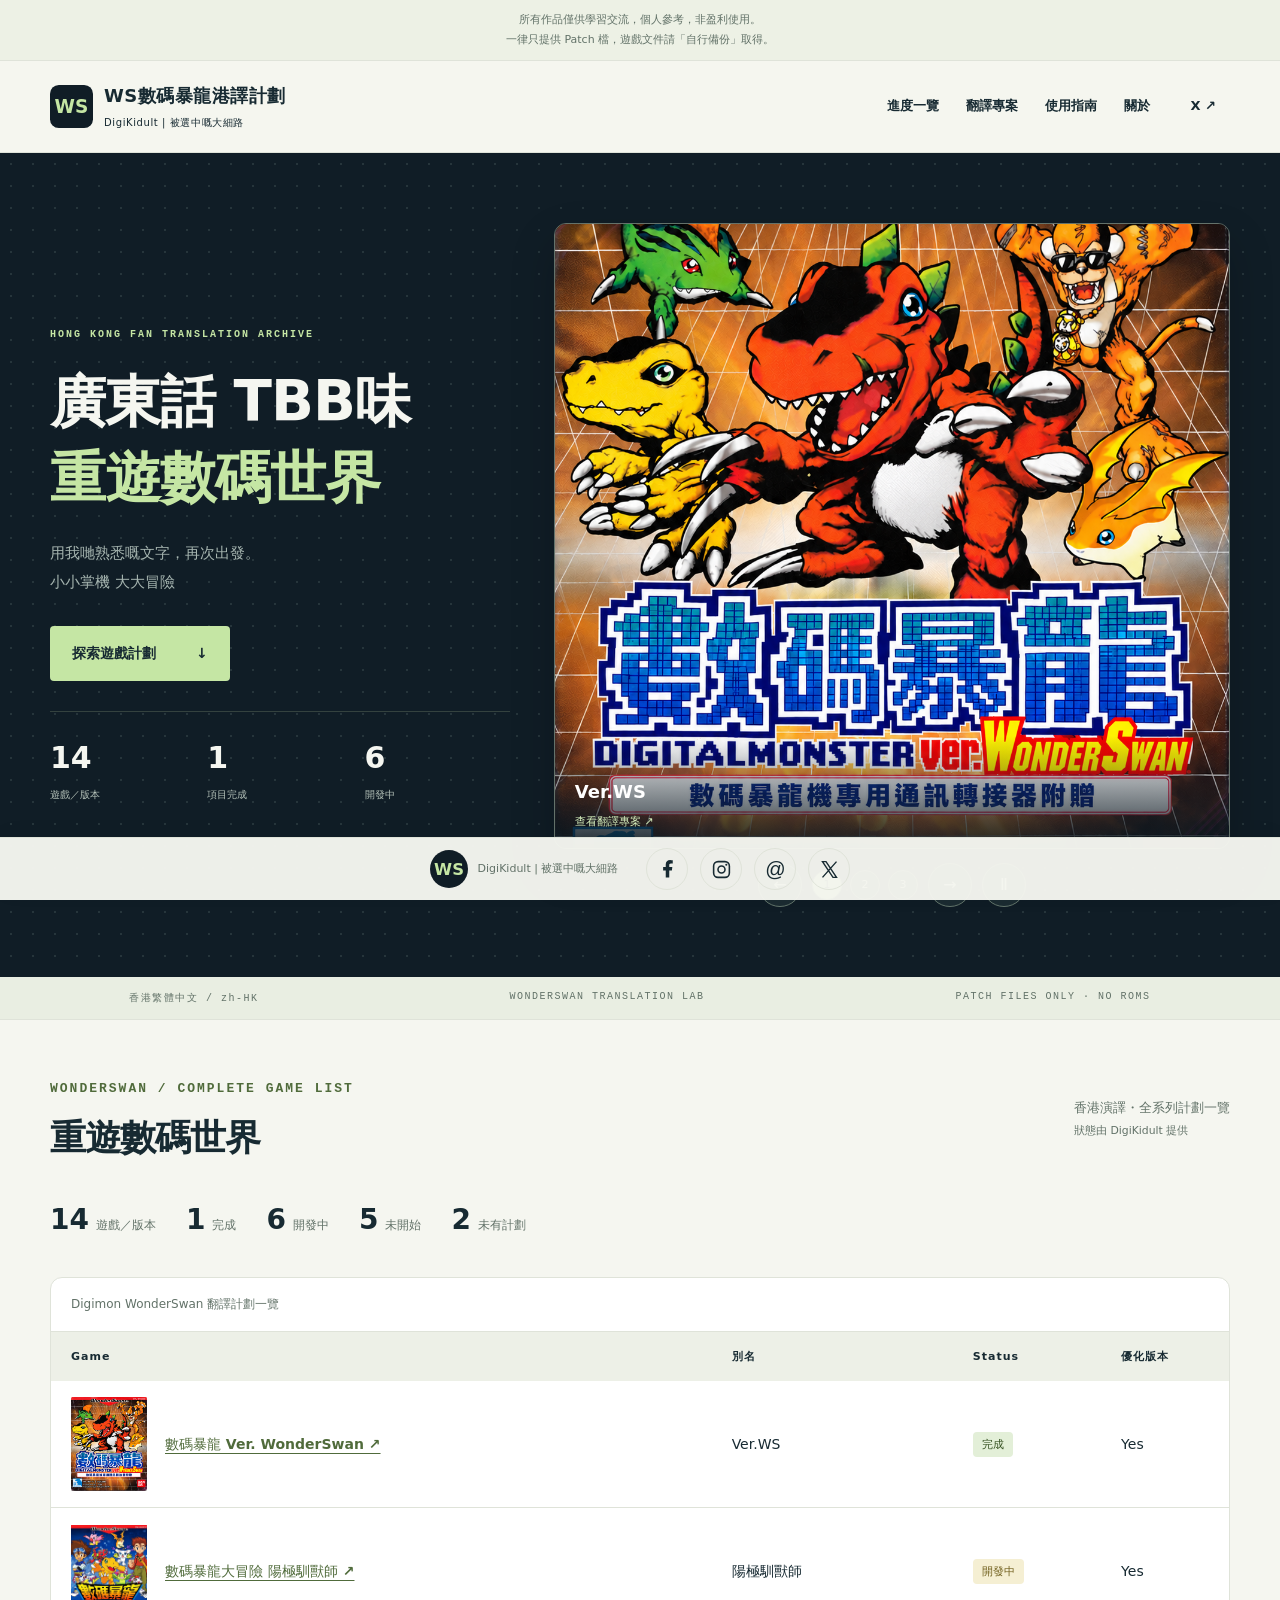
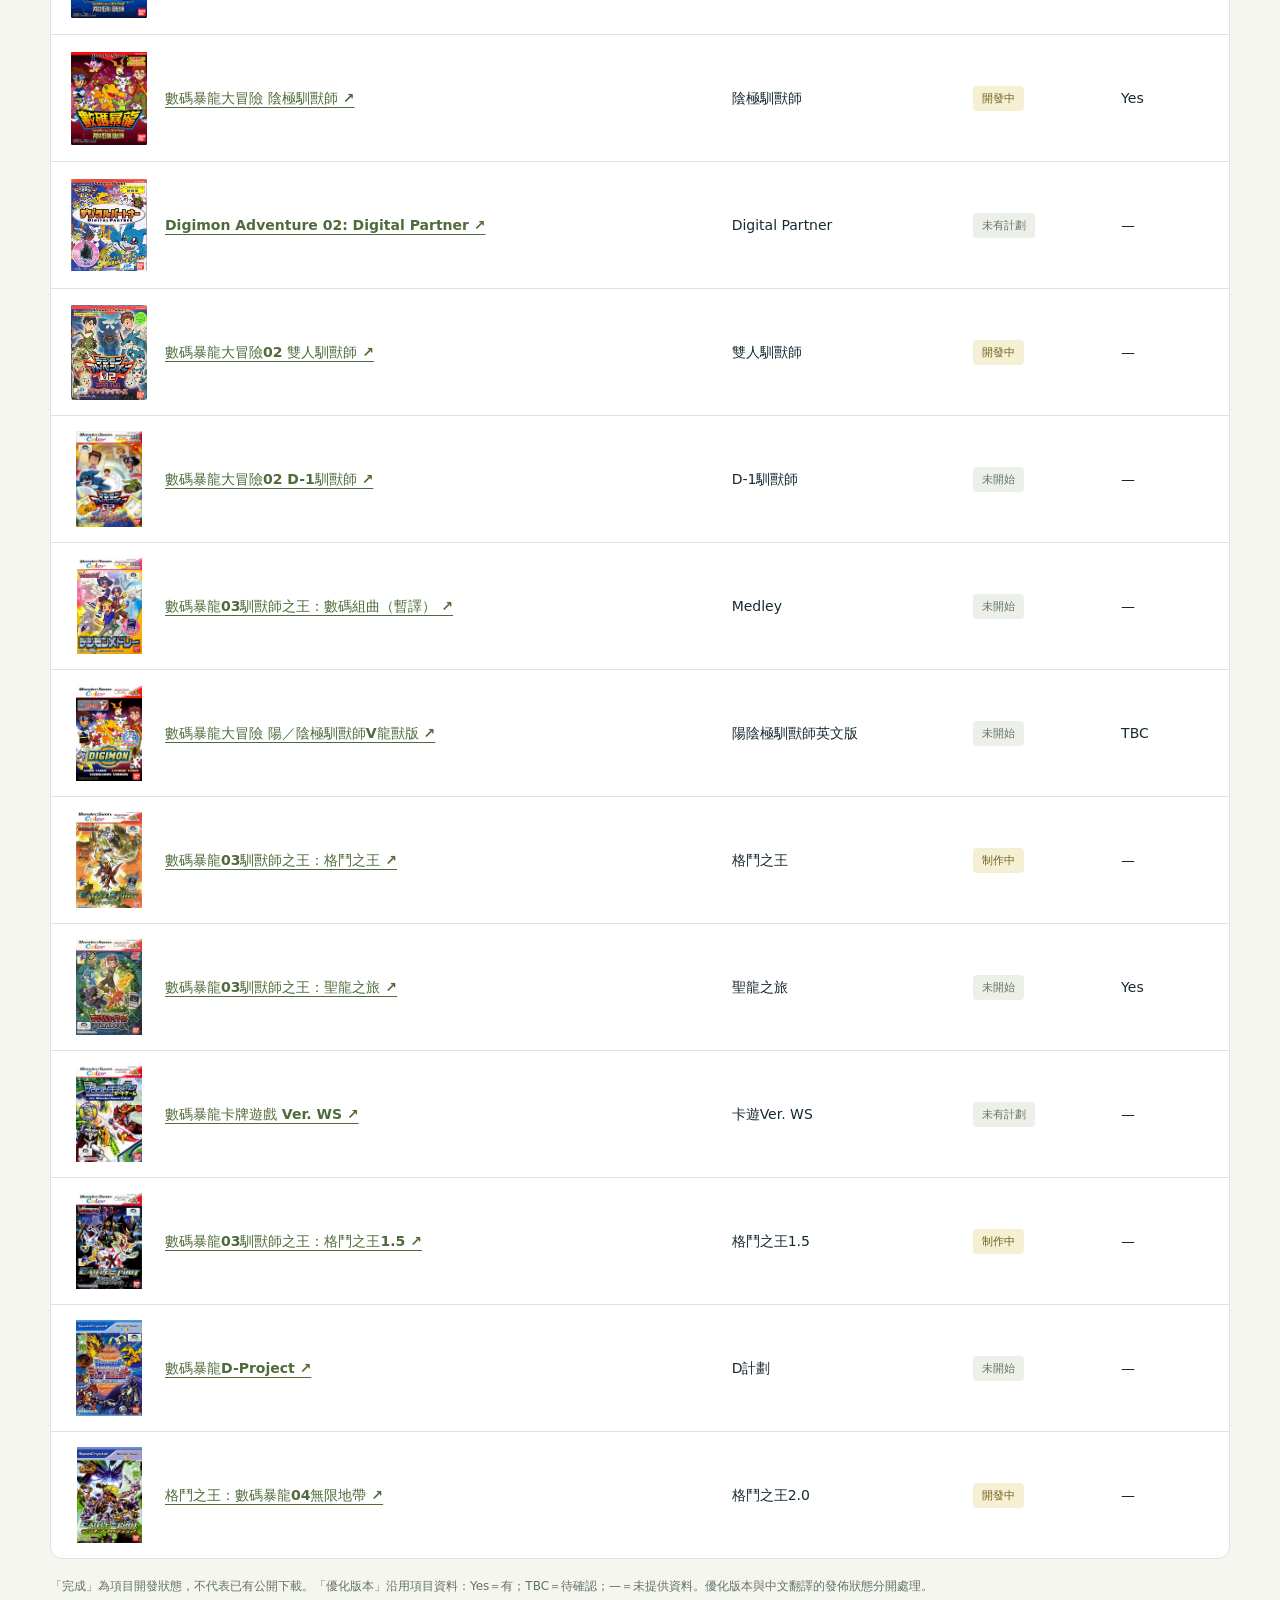
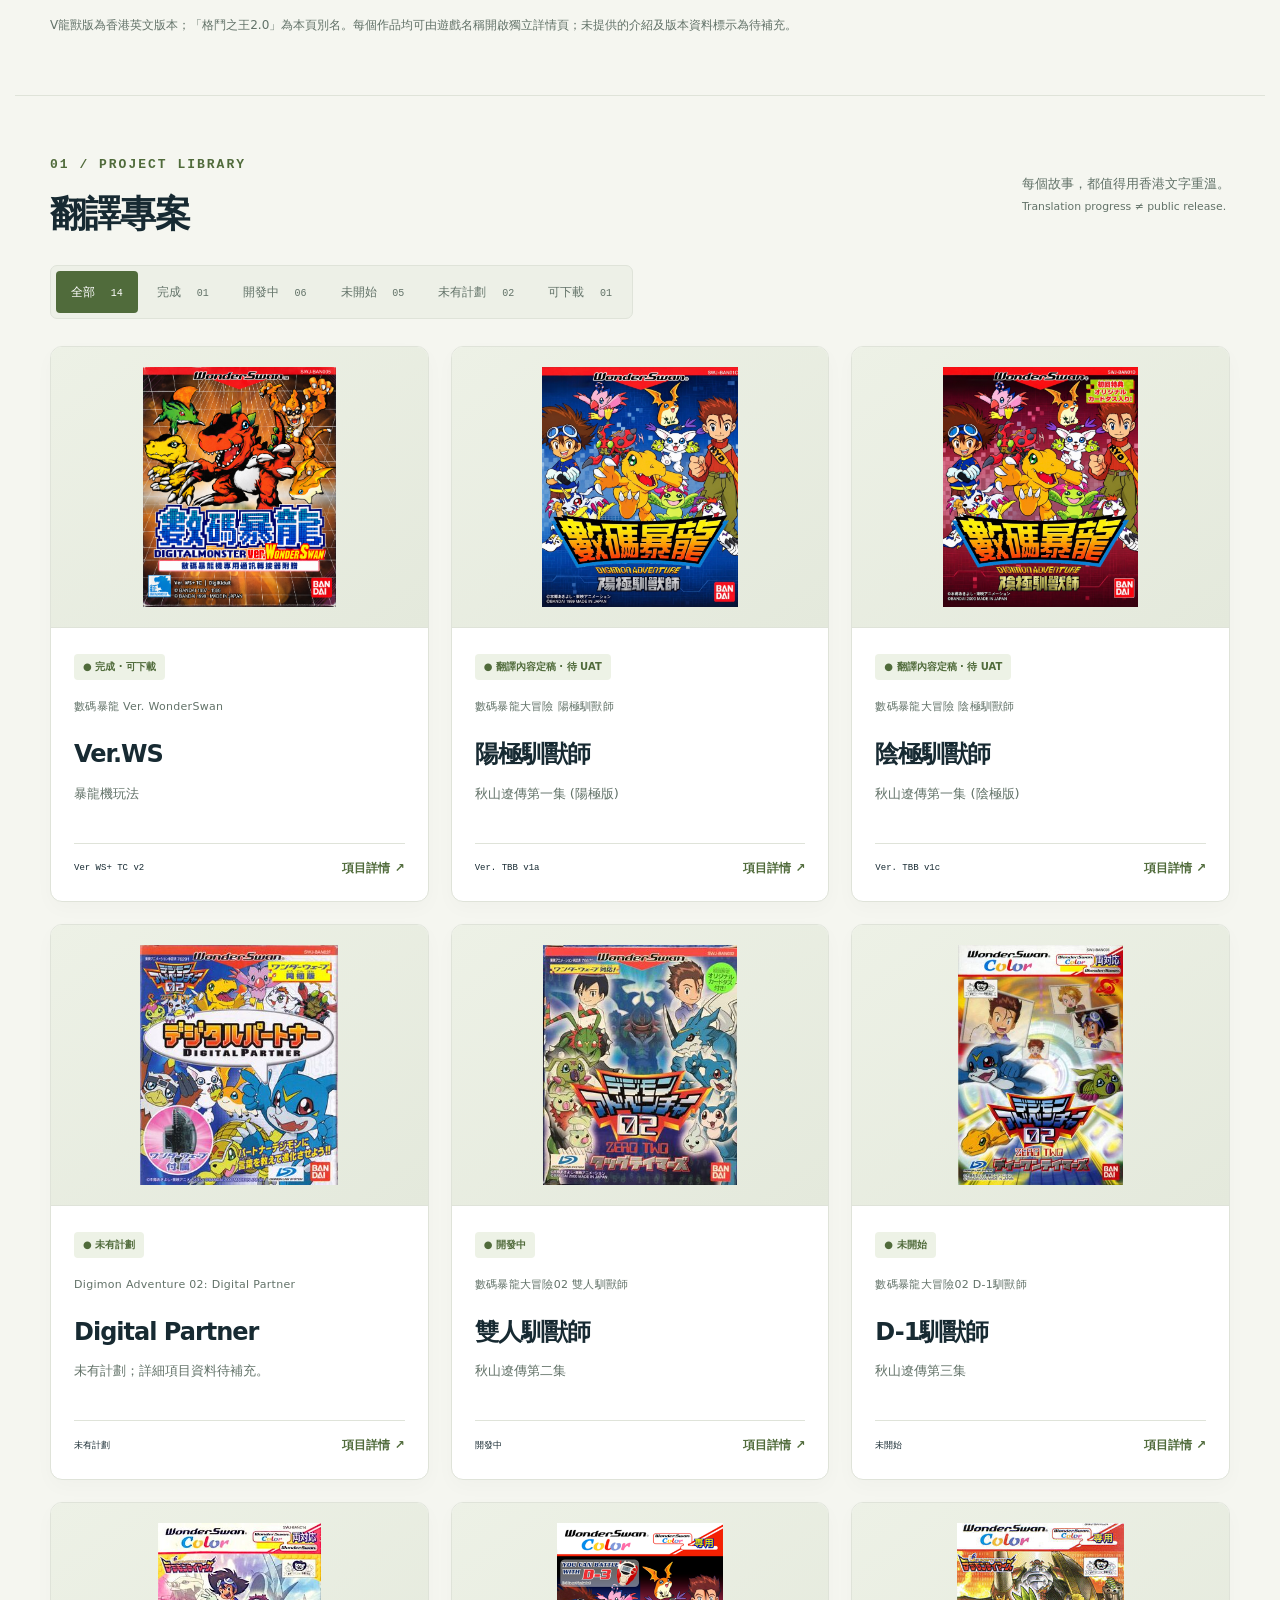
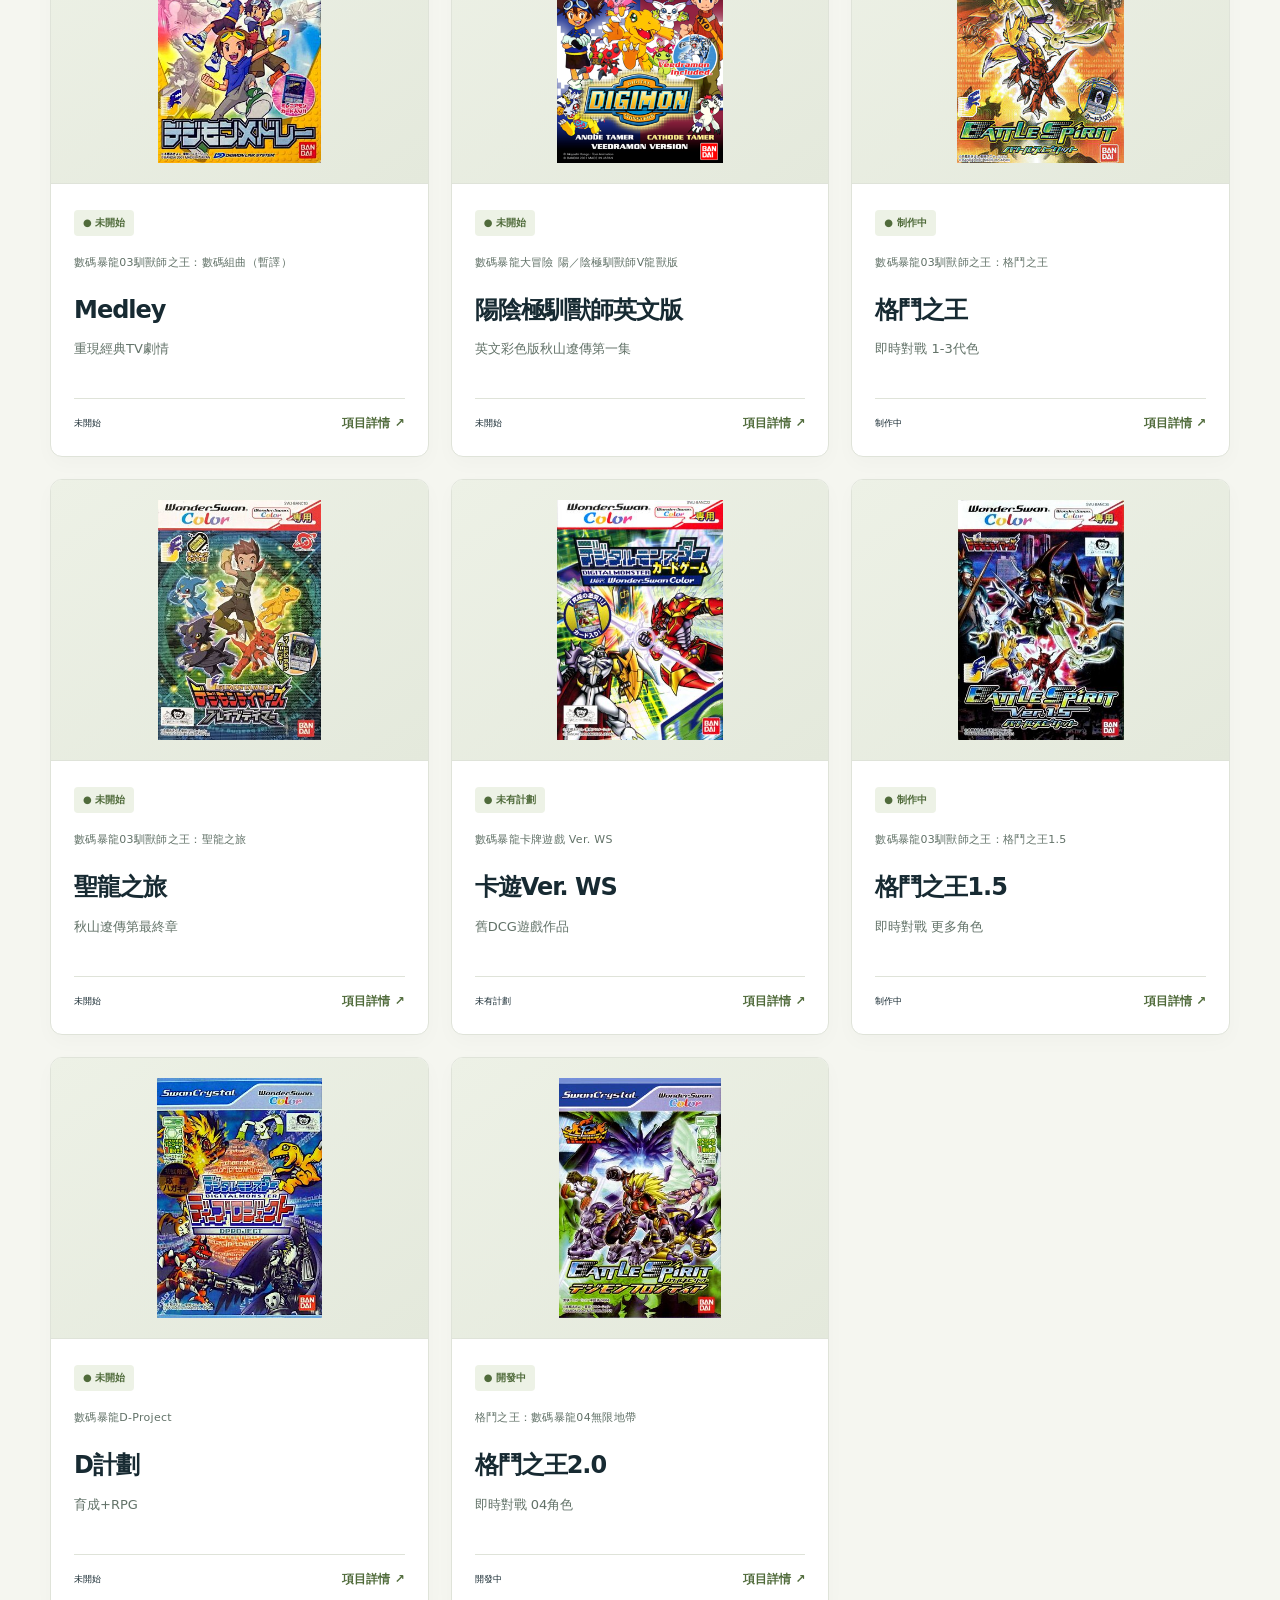
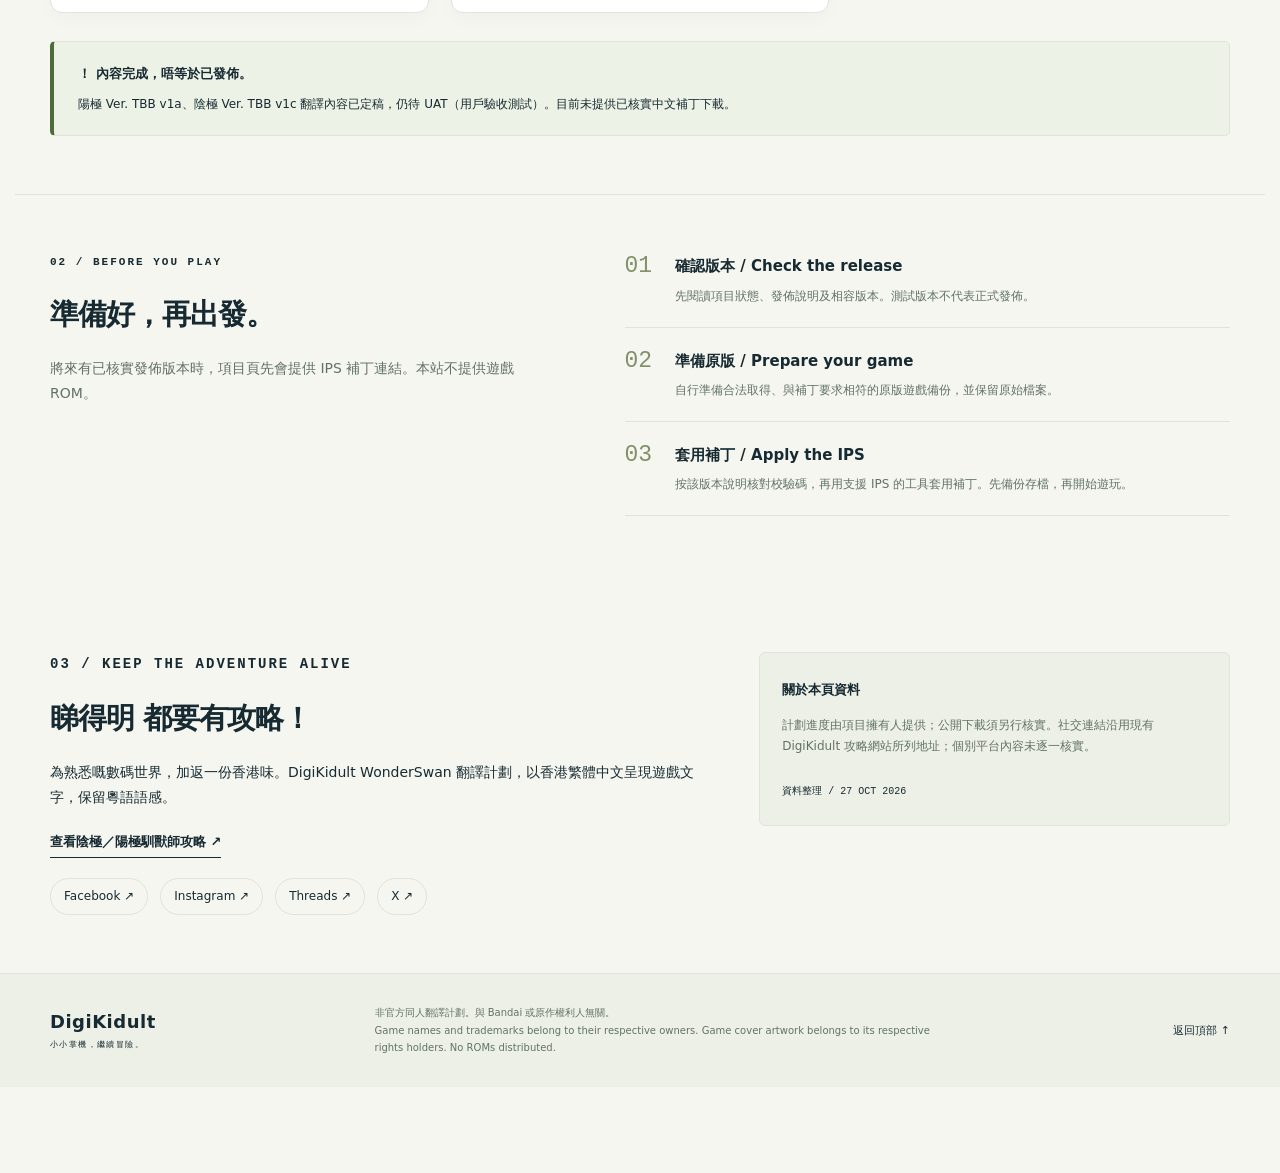
<file: index.html>
<!doctype html>
<html lang="zh-HK">
<head><meta charset="utf-8"><meta name="viewport" content="width=device-width, initial-scale=1"><meta name="theme-color" content="#d8e0c5"><meta name="description" content="DigiKidult WonderSwan 香港繁體中文翻譯計劃。查看翻譯進度、版本資訊及已核實發佈的補丁。"><title>DigiKidult — WonderSwan 香港中文化</title><link rel="icon" href="assets/mark.svg" type="image/svg+xml"><link rel="stylesheet" href="style.css"><link rel="stylesheet" href="reference.css"><link rel="stylesheet" href="polish.css"><link rel="stylesheet" href="carousel.css"><script defer src="carousel.js"></script><script defer src="projects.js"></script><script defer src="app.js"></script></head>
<body><a class="skip" href="#main">跳至內容 / Skip to content</a>
<aside class="site-reminder" aria-label="使用提醒"><p>所有作品僅供學習交流，個人參考，非盈利使用。<br>一律只提供 Patch 檔，遊戲文件請「自行備份」取得。</p></aside>
<header><a class="brand" href="#home"><img src="assets/mark.svg" width="36" height="36" alt=""><span>WS數碼暴龍港譯計劃<small>DigiKidult | 被選中嘅大細路</small></span></a><nav aria-label="主選單"><a href="#catalog">進度一覽</a><a href="#projects">翻譯專案</a><a href="#guide">使用指南</a><a href="#about">關於</a><a class="social" href="https://x.com/DigiKidult" target="_blank" rel="noopener noreferrer">X ↗</a></nav></header>
<main id="main"><div id="home-view"><section class="hero" id="home"><div><p class="eyebrow">HONG KONG FAN TRANSLATION ARCHIVE</p><h1>廣東話 TBB味<br><span>重遊數碼世界</span></h1><p class="intro">用我哋熟悉嘅文字，再次出發。<br>小小掌機 大大冒險</p><a class="button" href="#catalog">探索遊戲計劃 <span>↓</span></a><div class="hero-stats"><span><strong>14</strong>遊戲／版本</span><span><strong>1</strong>項目完成</span><span><strong>6</strong>開發中</span></div></div><div class="kv-carousel" role="region" aria-roledescription="輪播" aria-label="翻譯作品展示" tabindex="0"><div class="kv-frame"><a class="kv-slide" href="#project/ver-ws" ><img class="hero-art" src="assets/ver-ws-kv.png" alt="Ver.WS 香港中文版封面"><span class="kv-caption">Ver.WS <span>查看翻譯專案 ↗</span></span></a><a class="kv-slide" href="#project/anode-tamer" hidden><img class="hero-art" src="assets/covers/anode.jpg" alt="陽極馴獸師 香港中文版封面"><span class="kv-caption">陽極馴獸師 <span>查看翻譯專案 ↗</span></span></a><a class="kv-slide" href="#project/cathode-tamer" hidden><img class="hero-art" src="assets/covers/cathode.jpg" alt="陰極馴獸師 香港中文版封面"><span class="kv-caption">陰極馴獸師 <span>查看翻譯專案 ↗</span></span></a></div><div class="kv-controls"><button type="button" data-kv="prev" aria-label="上一張">←</button><div class="kv-dots" aria-label="選擇展示作品"><button type="button" data-slide="0" aria-label="Ver.WS" aria-pressed="true">1</button><button type="button" data-slide="1" aria-label="陽極馴獸師" aria-pressed="false">2</button><button type="button" data-slide="2" aria-label="陰極馴獸師" aria-pressed="false">3</button></div><button type="button" data-kv="next" aria-label="下一張">→</button><button type="button" data-kv="pause" aria-label="暫停自動輪播">Ⅱ</button></div></div></section>
<div class="ticker"><span>香港繁體中文 / zh-HK</span><span>WONDERSWAN TRANSLATION LAB</span><span>PATCH FILES ONLY · NO ROMS</span></div>
<!-- CATALOG START -->
<section class="section catalog" id="catalog"><div class="section-heading"><div><p class="eyebrow">WONDERSWAN / COMPLETE GAME LIST</p><h2>重遊數碼世界</h2></div><p>香港演譯・全系列計劃一覽<br><small>狀態由 DigiKidult 提供</small></p></div>
<div class="catalog-summary"><span><strong>14</strong>遊戲／版本</span><span><strong>1</strong>完成</span><span><strong>6</strong>開發中</span><span><strong>5</strong>未開始</span><span><strong>2</strong>未有計劃</span></div>
<div class="catalog-table" role="region" aria-label="完整遊戲計劃清單，可橫向捲動" tabindex="0"><table><caption>Digimon WonderSwan 翻譯計劃一覽</caption><thead><tr><th scope="col">Game</th><th scope="col">別名</th><th scope="col">Status</th><th scope="col">優化版本</th></tr></thead><tbody><tr><th scope="row"><div class="catalog-game"><a class="catalog-cover" href="assets/covers/ver-ws-tc.png" target="_blank" rel="noopener" aria-label="查看數碼暴龍 Ver. WonderSwan遊戲封面大圖"><img src="assets/covers/ver-ws-tc.png" alt="數碼暴龍 Ver. WonderSwan遊戲封面" width="76" height="96" loading="lazy"></a><span><a href="#project/ver-ws">數碼暴龍 Ver. WonderSwan ↗</a></span></div></th><td>Ver.WS</td><td><span class="catalog-status done">完成</span></td><td>Yes</td></tr>
<tr><th scope="row"><div class="catalog-game"><a class="catalog-cover" href="assets/covers/anode.jpg" target="_blank" rel="noopener" aria-label="查看數碼暴龍大冒險 陽極馴獸師遊戲封面大圖"><img src="assets/covers/anode.jpg" alt="數碼暴龍大冒險 陽極馴獸師遊戲封面" width="76" height="96" loading="lazy"></a><span><a href="#project/anode-tamer">數碼暴龍大冒險 陽極馴獸師 ↗</a></span></div></th><td>陽極馴獸師</td><td><span class="catalog-status active">開發中</span></td><td>Yes</td></tr>
<tr><th scope="row"><div class="catalog-game"><a class="catalog-cover" href="assets/covers/cathode.jpg" target="_blank" rel="noopener" aria-label="查看數碼暴龍大冒險 陰極馴獸師遊戲封面大圖"><img src="assets/covers/cathode.jpg" alt="數碼暴龍大冒險 陰極馴獸師遊戲封面" width="76" height="96" loading="lazy"></a><span><a href="#project/cathode-tamer">數碼暴龍大冒險 陰極馴獸師 ↗</a></span></div></th><td>陰極馴獸師</td><td><span class="catalog-status active">開發中</span></td><td>Yes</td></tr>
<tr><th scope="row"><div class="catalog-game"><a class="catalog-cover" href="assets/covers/partner.jpg" target="_blank" rel="noopener" aria-label="查看Digimon Adventure 02: Digital Partner遊戲封面大圖"><img src="assets/covers/partner.jpg" alt="Digimon Adventure 02: Digital Partner遊戲封面" width="76" height="96" loading="lazy"></a><span><a href="#project/digital-partner">Digimon Adventure 02: Digital Partner ↗</a></span></div></th><td>Digital Partner</td><td><span class="catalog-status waiting">未有計劃</span></td><td>—</td></tr>
<tr><th scope="row"><div class="catalog-game"><a class="catalog-cover" href="assets/covers/tag.jpg" target="_blank" rel="noopener" aria-label="查看數碼暴龍大冒險02 雙人馴獸師遊戲封面大圖"><img src="assets/covers/tag.jpg" alt="數碼暴龍大冒險02 雙人馴獸師遊戲封面" width="76" height="96" loading="lazy"></a><span><a href="#project/tag-tamers">數碼暴龍大冒險02 雙人馴獸師 ↗</a></span></div></th><td>雙人馴獸師</td><td><span class="catalog-status active">開發中</span></td><td>—</td></tr>
<tr><th scope="row"><div class="catalog-game"><a class="catalog-cover" href="assets/covers/d1.jpg" target="_blank" rel="noopener" aria-label="查看數碼暴龍大冒險02 D-1馴獸師遊戲封面大圖"><img src="assets/covers/d1.jpg" alt="數碼暴龍大冒險02 D-1馴獸師遊戲封面" width="76" height="96" loading="lazy"></a><span><a href="#project/d1-tamers">數碼暴龍大冒險02 D-1馴獸師 ↗</a></span></div></th><td>D-1馴獸師</td><td><span class="catalog-status waiting">未開始</span></td><td>—</td></tr>
<tr><th scope="row"><div class="catalog-game"><a class="catalog-cover" href="assets/covers/medley.jpg" target="_blank" rel="noopener" aria-label="查看數碼暴龍03馴獸師之王：數碼組曲（暫譯）遊戲封面大圖"><img src="assets/covers/medley.jpg" alt="數碼暴龍03馴獸師之王：數碼組曲（暫譯）遊戲封面" width="76" height="96" loading="lazy"></a><span><a href="#project/digimon-medley">數碼暴龍03馴獸師之王：數碼組曲（暫譯） ↗</a></span></div></th><td>Medley</td><td><span class="catalog-status waiting">未開始</span></td><td>—</td></tr>
<tr><th scope="row"><div class="catalog-game"><a class="catalog-cover" href="assets/covers/veedramon.png" target="_blank" rel="noopener" aria-label="查看數碼暴龍大冒險 陽／陰極馴獸師V龍獸版遊戲封面大圖"><img src="assets/covers/veedramon.png" alt="數碼暴龍大冒險 陽／陰極馴獸師V龍獸版遊戲封面" width="76" height="96" loading="lazy"></a><span><a href="#project/veedramon-version">數碼暴龍大冒險 陽／陰極馴獸師V龍獸版 ↗</a></span></div></th><td>陽陰極馴獸師英文版</td><td><span class="catalog-status waiting">未開始</span></td><td>TBC</td></tr>
<tr><th scope="row"><div class="catalog-game"><a class="catalog-cover" href="assets/covers/battle.jpg" target="_blank" rel="noopener" aria-label="查看數碼暴龍03馴獸師之王：格鬥之王遊戲封面大圖"><img src="assets/covers/battle.jpg" alt="數碼暴龍03馴獸師之王：格鬥之王遊戲封面" width="76" height="96" loading="lazy"></a><span><a href="#project/battle-spirit">數碼暴龍03馴獸師之王：格鬥之王 ↗</a></span></div></th><td>格鬥之王</td><td><span class="catalog-status active">制作中</span></td><td>—</td></tr>
<tr><th scope="row"><div class="catalog-game"><a class="catalog-cover" href="assets/covers/brave.jpg" target="_blank" rel="noopener" aria-label="查看數碼暴龍03馴獸師之王：聖龍之旅遊戲封面大圖"><img src="assets/covers/brave.jpg" alt="數碼暴龍03馴獸師之王：聖龍之旅遊戲封面" width="76" height="96" loading="lazy"></a><span><a href="#project/brave-tamer">數碼暴龍03馴獸師之王：聖龍之旅 ↗</a></span></div></th><td>聖龍之旅</td><td><span class="catalog-status waiting">未開始</span></td><td>Yes</td></tr>
<tr><th scope="row"><div class="catalog-game"><a class="catalog-cover" href="assets/covers/card.jpg" target="_blank" rel="noopener" aria-label="查看數碼暴龍卡牌遊戲 Ver. WS遊戲封面大圖"><img src="assets/covers/card.jpg" alt="數碼暴龍卡牌遊戲 Ver. WS遊戲封面" width="76" height="96" loading="lazy"></a><span><a href="#project/card-game-wsc">數碼暴龍卡牌遊戲 Ver. WS ↗</a></span></div></th><td>卡遊Ver. WS</td><td><span class="catalog-status waiting">未有計劃</span></td><td>—</td></tr>
<tr><th scope="row"><div class="catalog-game"><a class="catalog-cover" href="assets/covers/battle15.jpg" target="_blank" rel="noopener" aria-label="查看數碼暴龍03馴獸師之王：格鬥之王1.5遊戲封面大圖"><img src="assets/covers/battle15.jpg" alt="數碼暴龍03馴獸師之王：格鬥之王1.5遊戲封面" width="76" height="96" loading="lazy"></a><span><a href="#project/battle-spirit-15">數碼暴龍03馴獸師之王：格鬥之王1.5 ↗</a></span></div></th><td>格鬥之王1.5</td><td><span class="catalog-status active">制作中</span></td><td>—</td></tr>
<tr><th scope="row"><div class="catalog-game"><a class="catalog-cover" href="assets/covers/dproject.jpg" target="_blank" rel="noopener" aria-label="查看數碼暴龍D-Project遊戲封面大圖"><img src="assets/covers/dproject.jpg" alt="數碼暴龍D-Project遊戲封面" width="76" height="96" loading="lazy"></a><span><a href="#project/d-project">數碼暴龍D-Project ↗</a></span></div></th><td>D計劃</td><td><span class="catalog-status waiting">未開始</span></td><td>—</td></tr>
<tr><th scope="row"><div class="catalog-game"><a class="catalog-cover" href="assets/covers/frontier.jpg" target="_blank" rel="noopener" aria-label="查看格鬥之王：數碼暴龍04無限地帶遊戲封面大圖"><img src="assets/covers/frontier.jpg" alt="格鬥之王：數碼暴龍04無限地帶遊戲封面" width="76" height="96" loading="lazy"></a><span><a href="#project/battle-spirit-frontier">格鬥之王：數碼暴龍04無限地帶 ↗</a></span></div></th><td>格鬥之王2.0</td><td><span class="catalog-status active">開發中</span></td><td>—</td></tr></tbody></table></div>
<p class="catalog-key">「完成」為項目開發狀態，不代表已有公開下載。「優化版本」沿用項目資料：Yes＝有；TBC＝待確認；—＝未提供資料。優化版本與中文翻譯的發佈狀態分開處理。</p>
<p class="catalog-key">V龍獸版為香港英文版本；「格鬥之王2.0」為本頁別名。每個作品均可由遊戲名稱開啟獨立詳情頁；未提供的介紹及版本資料標示為待補充。</p></section>
<!-- CATALOG END -->
<section id="projects" class="section"><div class="section-heading"><div><p class="eyebrow">01 / PROJECT LIBRARY</p><h2>翻譯專案<span>詳細進度</span></h2></div><p>每個故事，都值得用香港文字重溫。<br><small>Translation progress ≠ public release.</small></p></div><div class="filters" role="group" aria-label="篩選計劃"><button aria-pressed="true" data-filter="all">全部 <span>14</span></button><button aria-pressed="false" data-filter="completed">完成 <span>01</span></button><button aria-pressed="false" data-filter="progress">開發中 <span>06</span></button><button aria-pressed="false" data-filter="not-started">未開始 <span>05</span></button><button aria-pressed="false" data-filter="no-plans">未有計劃 <span>02</span></button><button aria-pressed="false" data-filter="released">可下載 <span>01</span></button></div><div id="project-grid" class="grid"></div><p id="empty" class="empty" hidden>暫時未有已核實發佈嘅中文補丁。<br><small>No verified Cantonese translation releases yet.</small></p><div class="notice"><strong>！ 內容完成，唔等於已發佈。</strong><p>陽極 Ver. TBB v1a、陰極 Ver. TBB v1c 翻譯內容已定稿，仍待 UAT（用戶驗收測試）。目前未提供已核實中文補丁下載。</p></div></section>
<section class="section guide" id="guide"><div><p class="eyebrow">02 / BEFORE YOU PLAY</p><h2>準備好，再出發。</h2><p>將來有已核實發佈版本時，項目頁先會提供 IPS 補丁連結。本站不提供遊戲 ROM。</p></div><ol><li><span>01</span><div><h3>確認版本 / Check the release</h3><p>先閱讀項目狀態、發佈說明及相容版本。測試版本不代表正式發佈。</p></div></li><li><span>02</span><div><h3>準備原版 / Prepare your game</h3><p>自行準備合法取得、與補丁要求相符的原版遊戲備份，並保留原始檔案。</p></div></li><li><span>03</span><div><h3>套用補丁 / Apply the IPS</h3><p>按該版本說明核對校驗碼，再用支援 IPS 的工具套用補丁。先備份存檔，再開始遊玩。</p></div></li></ol></section>

<section class="section about" id="about"><div><p class="eyebrow">03 / KEEP THE ADVENTURE ALIVE</p><h2>睇得明 都要有攻略！</h2><p>為熟悉嘅數碼世界，加返一份香港味。DigiKidult WonderSwan 翻譯計劃，以香港繁體中文呈現遊戲文字，保留粵語語感。</p><a class="text-link" href="https://digikidult.github.io/WS_Anode_Cathode/" target="_blank" rel="noopener noreferrer">查看陰極／陽極馴獸師攻略 ↗</a><div class="social-links" aria-label="DigiKidult 社交平台"><a href="https://www.facebook.com/digikidult" target="_blank" rel="noopener noreferrer">Facebook ↗</a><a href="https://www.instagram.com/digikidult/" target="_blank" rel="noopener noreferrer">Instagram ↗</a><a href="https://www.threads.net/@digikidult" target="_blank" rel="noopener noreferrer">Threads ↗</a><a href="https://x.com/digikidult" target="_blank" rel="noopener noreferrer">X ↗</a></div></div><div class="about-note"><strong>關於本頁資料</strong><p>計劃進度由項目擁有人提供；公開下載須另行核實。社交連結沿用現有 DigiKidult 攻略網站所列地址；個別平台內容未逐一核實。</p><small>資料整理 / 27 OCT 2026</small></div></section></div><section id="detail-view" class="section" hidden tabindex="-1"></section><noscript><p class="notice">請啟用 JavaScript 查看項目詳情。三項翻譯均未發佈：Anode Tamer Ver. TBB v1a 及 Cathode Tamer Ver. TBB v1c 待 UAT；Tag Tamers 翻譯中。沒有已核實中文補丁下載。</p></noscript></main>
<footer><a class="brand" href="#home">DigiKidult <small>小小掌機，繼續冒險。</small></a><p>非官方同人翻譯計劃。與 Bandai 或原作權利人無關。<br>Game names and trademarks belong to their respective owners. Game cover artwork belongs to its respective rights holders. No ROMs distributed.</p><a href="#home">返回頂部 ↑</a></footer><aside class="social-bar" aria-label="關注 DigiKidult"><div class="social-bar-identity"><img src="assets/mark.svg" width="38" height="38" alt=""><span>DigiKidult | 被選中嘅大細路</span></div><nav aria-label="DigiKidult 社交平台"><a href="https://www.facebook.com/digikidult" target="_blank" rel="noopener noreferrer" aria-label="DigiKidult 的 Facebook（在新分頁開啟）" title="Facebook · @digikidult"><svg viewBox="0 0 24 24" width="21" height="21" aria-hidden="true"><path d="M14 21v-8h3l.5-4H14V7c0-1 .3-2 2-2h2V1.5A24 24 0 0 0 15 1c-3 0-5 2-5 5v3H7v4h3v8z" fill="currentColor"/></svg></a><a href="https://www.instagram.com/digikidult/" target="_blank" rel="noopener noreferrer" aria-label="DigiKidult 的 Instagram（在新分頁開啟）" title="Instagram · @digikidult"><svg viewBox="0 0 24 24" width="21" height="21" aria-hidden="true"><rect x="3" y="3" width="18" height="18" rx="5" fill="none" stroke="currentColor" stroke-width="1.8"/><circle cx="12" cy="12" r="4" fill="none" stroke="currentColor" stroke-width="1.8"/><circle cx="17.5" cy="6.5" r="1.2" fill="currentColor"/></svg></a><a href="https://www.threads.net/@digikidult" target="_blank" rel="noopener noreferrer" aria-label="DigiKidult 的 Threads（在新分頁開啟）" title="Threads · @digikidult"><svg viewBox="0 0 24 24" width="21" height="21" aria-hidden="true"><text x="12" y="19" text-anchor="middle" font-family="Arial,sans-serif" font-size="23" font-weight="500" fill="currentColor">@</text></svg></a><a href="https://x.com/digikidult" target="_blank" rel="noopener noreferrer" aria-label="DigiKidult 的 X（在新分頁開啟）" title="X · @digikidult"><svg viewBox="0 0 24 24" width="21" height="21" aria-hidden="true"><path d="M4 3h4l12 18h-4L4 3zm0 18L20 3" fill="none" stroke="currentColor" stroke-width="1.6"/></svg></a></nav></aside></body></html>
</file>
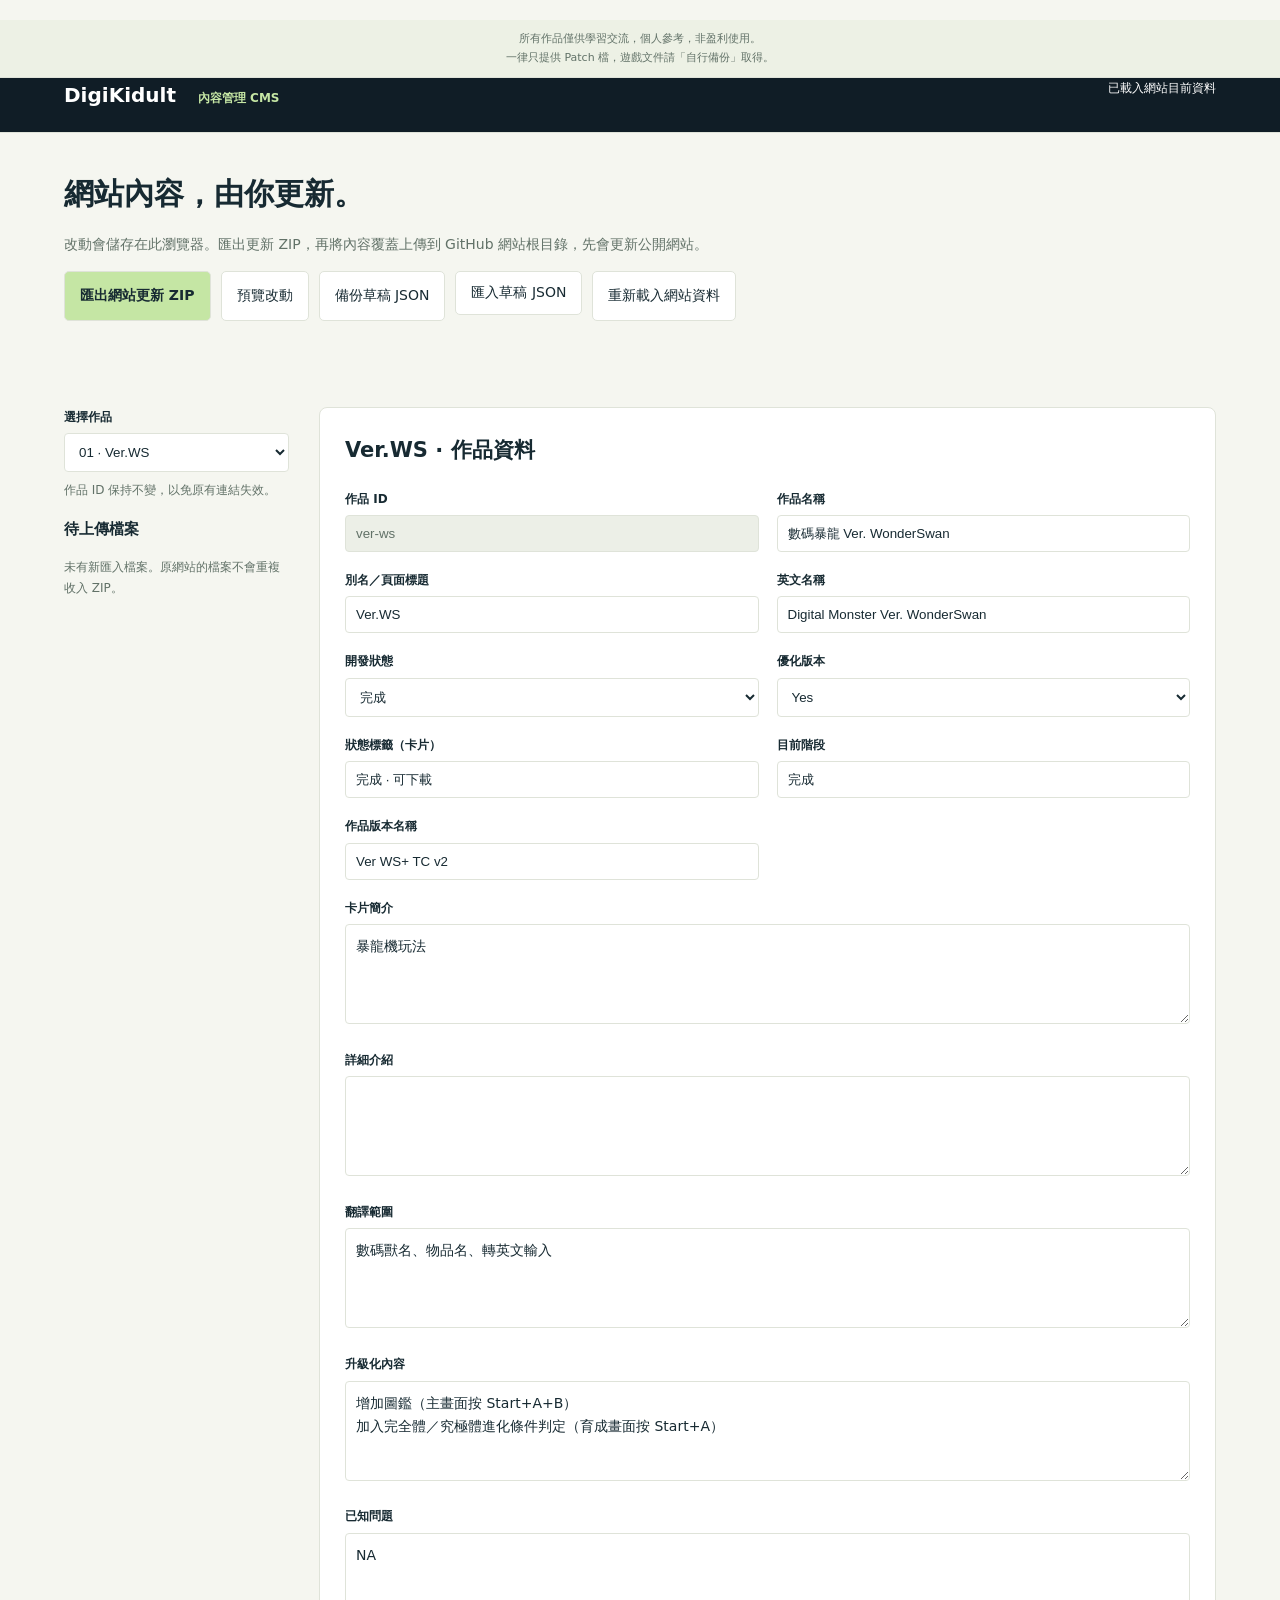
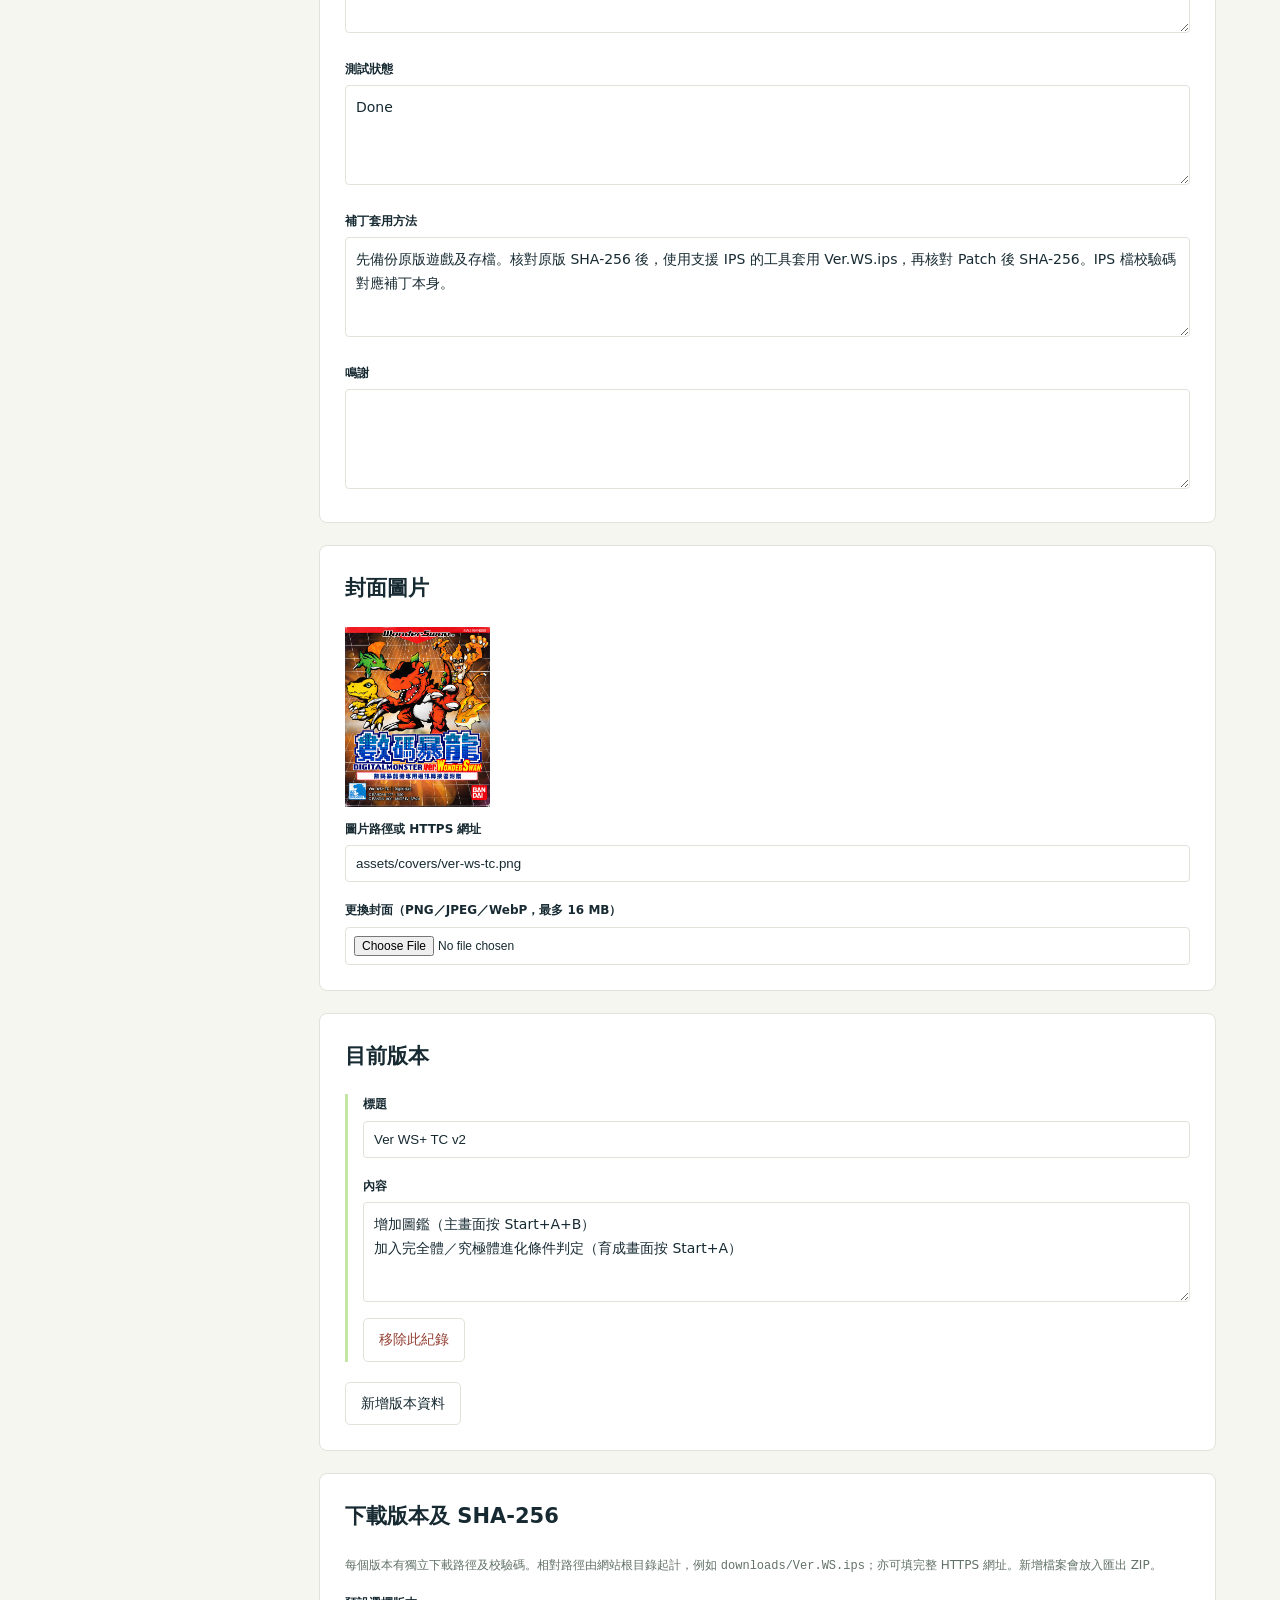
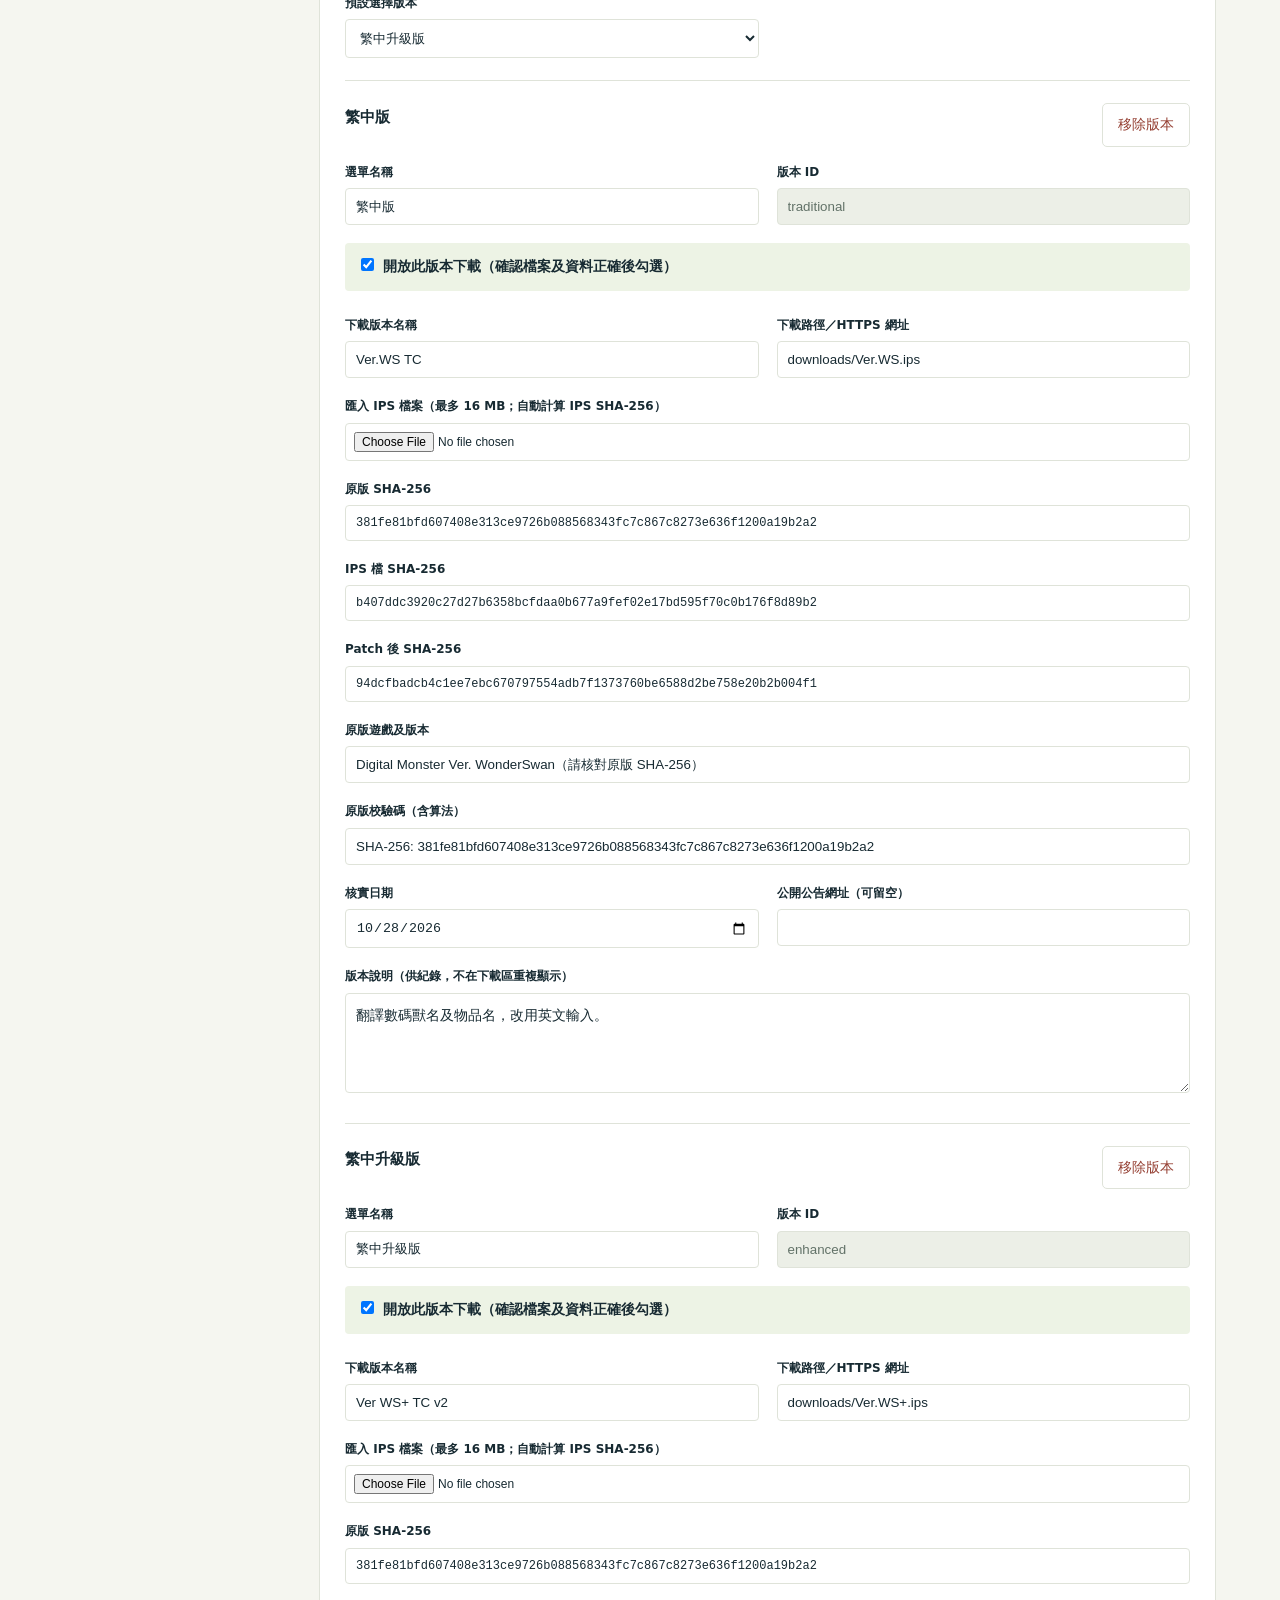
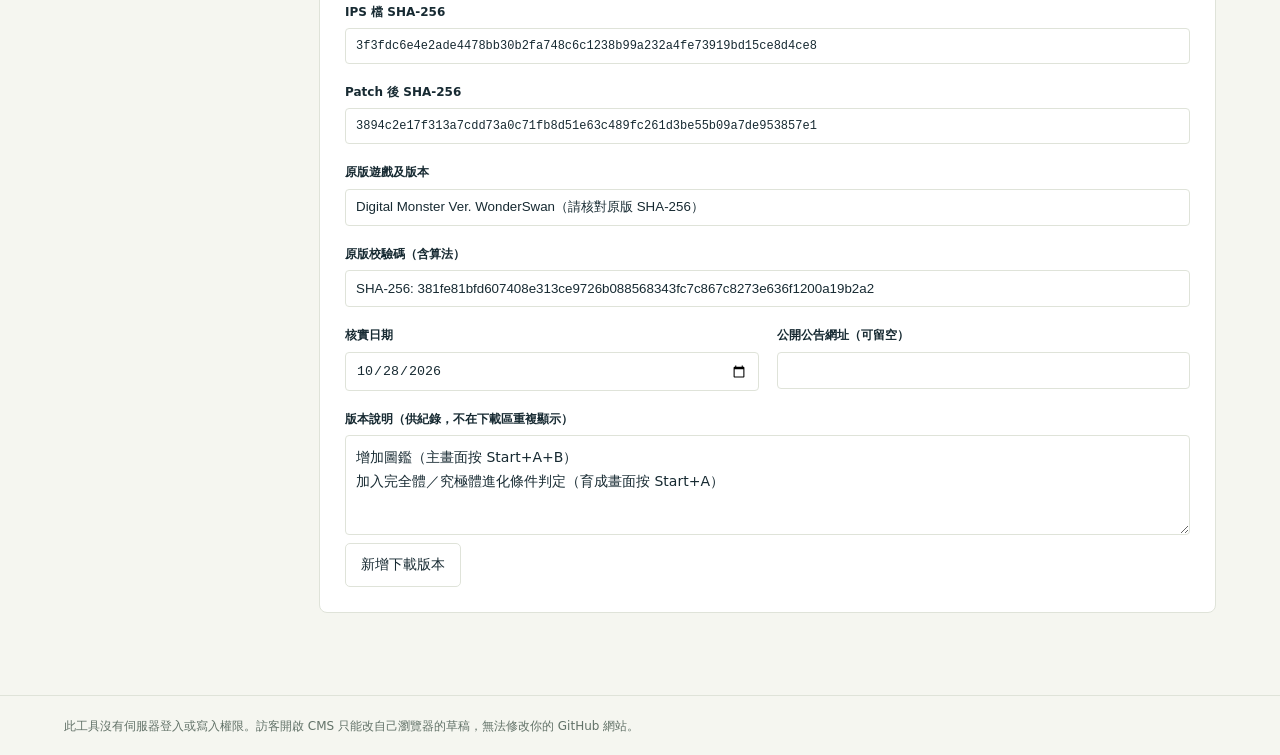
<file: cms.html>
<!doctype html><html lang="zh-HK"><head><meta charset="utf-8"><meta name="viewport" content="width=device-width,initial-scale=1"><meta name="robots" content="noindex,nofollow"><title>DigiKidult 內容管理</title><link rel="icon" href="assets/mark.svg"><link rel="stylesheet" href="cms.css"><script defer src="projects.js"></script><script defer src="cms-utils.js"></script><script defer src="cms.js"></script></head><body><aside class="site-reminder" aria-label="使用提醒"><p>所有作品僅供學習交流，個人參考，非盈利使用。<br>一律只提供 Patch 檔，遊戲文件請「自行備份」取得。</p></aside>
<header><a href="index.html">DigiKidult <small>內容管理 CMS</small></a><span id="save-state" role="status">載入中…</span></header>
<div class="intro"><h1>網站內容，由你更新。</h1><p>改動會儲存在此瀏覽器。匯出更新 ZIP，再將內容覆蓋上傳到 GitHub 網站根目錄，先會更新公開網站。</p><div class="actions"><button id="export-zip" class="primary">匯出網站更新 ZIP</button><button id="preview">預覽改動</button><button id="backup">備份草稿 JSON</button><label class="file-button">匯入草稿 JSON<input id="import-backup" type="file" accept=".json,application/json" hidden></label><button id="reset">重新載入網站資料</button></div><p id="feedback" role="status"></p></div>
<main><aside><label for="project-select">選擇作品</label><select id="project-select"></select><p class="hint">作品 ID 保持不變，以免原有連結失效。</p><div id="file-list"></div></aside><form id="editor" novalidate></form></main>
<dialog id="preview-dialog"><div class="dialog-bar"><strong>草稿預覽 · 未發佈</strong><button id="close-preview">關閉預覽</button></div><iframe id="preview-frame" title="作品頁草稿預覽"></iframe></dialog>
<footer>此工具沒有伺服器登入或寫入權限。訪客開啟 CMS 只能改自己瀏覽器的草稿，無法修改你的 GitHub 網站。</footer></body></html>
</file>
<file: style.css>
@charset "UTF-8";
:root{--ink:#263c34;--paper:#f4f3e9;--line:#cdd1be;--muted:#637066;--lime:#d8eb9c}*{box-sizing:border-box}html{scroll-behavior:smooth;scroll-padding-top:95px}body{margin:0;background:var(--paper);color:var(--ink);font-family:"Microsoft JhengHei","PingFang HK",system-ui,sans-serif;line-height:1.75}a{color:inherit;text-decoration:none}button{font:inherit;cursor:pointer}button,a{-webkit-tap-highlight-color:transparent}a:focus-visible,button:focus-visible{outline:3px solid #a55422;outline-offset:5px}[hidden]{display:none!important}.skip{position:absolute;top:-100px;background:var(--ink);color:white;padding:10px;z-index:5}.skip:focus{top:0}header{max-width:1280px;margin:auto;display:flex;align-items:center;justify-content:space-between;padding:24px 40px;border-bottom:1px solid var(--line)}.brand{display:flex;align-items:center;gap:11px;font-size:22px;font-weight:850;letter-spacing:-1px;line-height:1.3}.brand small{display:block;font-size:10px;letter-spacing:2px;font-weight:500}nav{display:flex;align-items:center;gap:32px;font-size:13px;font-weight:650}nav a:hover,.text-link:hover{color:#99602b}.social{border:1px solid var(--line);padding:5px 14px}.hero{max-width:1200px;margin:auto;padding:75px 40px 65px;display:grid;grid-template-columns:1.1fr 1fr;gap:60px;align-items:center}.eyebrow{font-family:monospace;font-size:11px;letter-spacing:2px;font-weight:bold;margin:0 0 21px}h1{font-size:clamp(38px,4.6vw,66px);line-height:1.3;letter-spacing:-2px;margin:0 0 23px}h1 span{color:#728646}p{margin:0 0 18px}.intro{font-size:15px;color:var(--muted);line-height:2}.button{display:inline-flex;align-items:center;justify-content:space-between;gap:40px;background:var(--ink);color:var(--paper);padding:13px 23px;font-size:14px;font-weight:700;box-shadow:4px 4px 0 #b9c49d}.button:hover{background:#48604b}.hero-note{font-size:11px;letter-spacing:2px;margin-top:24px;color:var(--muted)}.console{transform:rotate(-6deg);border:2px solid #a2a58e;border-radius:30px 30px 58px 30px;background:#d5d6c7;padding:19px 24px 15px;box-shadow:9px 14px 0 #b8bca7,18px 25px 0 #e4e5d6;max-width:440px}.console-top{font:bold 10px monospace;display:flex;justify-content:space-between;margin-bottom:13px}.console-top span{font-size:8px;color:#758b53}.screen{border:15px solid #3d4942;border-radius:6px;background:repeating-linear-gradient(0deg,#bccb94 0,#bccb94 3px,#b6c58e 3px,#b6c58e 4px);text-align:center;padding:16px 8px 12px;box-shadow:inset 3px 3px 0 #8f9d70}.screen-label{font-size:11px;letter-spacing:5px}.pixel{font-size:58px;line-height:1.3;text-shadow:4px 4px #90a26d}.screen strong{display:block;font-size:25px;letter-spacing:4px;line-height:1.5}.screen-bottom{display:block;font:7px monospace;margin-top:15px}.controls{display:flex;justify-content:space-between;align-items:center;line-height:1.1;padding:15px 6px 0}.cross{font-size:48px;color:#4d5851}.console-name{font:bold italic 19px Georgia}.console-name small{font:7px monospace;letter-spacing:2px}.ab{letter-spacing:8px;color:#4d5851;font-size:28px;transform:rotate(-20deg)}.ticker{display:flex;justify-content:space-around;gap:20px;background:var(--ink);color:#e1e7c6;padding:12px 25px;font:10px monospace;letter-spacing:1.5px}.section{max-width:1200px;margin:auto;padding:65px 40px}.section-heading{display:flex;justify-content:space-between;align-items:end;gap:25px}.section-heading p{font-size:13px;color:var(--muted)}h2{font-size:29px;line-height:1.4;letter-spacing:-1px;margin:0 0 22px}h2 span{font-size:13px;color:var(--muted);margin-left:20px;font-weight:400}.filters{display:flex;gap:8px;margin:12px 0 27px}.filters button{background:transparent;border:1px solid var(--line);padding:7px 17px;color:var(--muted);font-size:12px}.filters button[aria-pressed=true]{background:var(--ink);color:var(--paper);border-color:var(--ink)}.filters span{font:10px monospace;margin-left:12px}.grid{display:grid;grid-template-columns:repeat(3,1fr);gap:24px}.card{border:1px solid var(--line);background:#faf9f0;transition:transform .2s,box-shadow .2s;overflow:hidden}.card:hover{transform:translateY(-5px);box-shadow:5px 7px 0 #d8dcc9}.cover{position:relative;overflow:hidden}.cover img{display:block;width:100%;height:auto}.cover-tag{position:absolute;bottom:12px;left:14px;font:8px monospace;letter-spacing:1px;background:#f4f3e9dd;padding:4px 7px}.card-body{padding:21px}.badge{display:inline-block;font-size:10px;font-weight:700;background:#e8e8d7;padding:4px 8px;color:#5f633b}.subtitle{font-size:10px;color:var(--muted);margin:18px 0 2px;letter-spacing:1px}.card h3{font-size:24px;letter-spacing:-1px;margin:0 0 10px;line-height:1.4}.card p:not(.subtitle){font-size:12px;color:var(--muted);min-height:43px}.card-bottom{display:flex;justify-content:space-between;gap:10px;border-top:1px solid var(--line);padding-top:15px;font-size:11px}.card-bottom>span{font:9px monospace;align-self:center}.notice{border:1px solid var(--line);border-left:4px solid #9a8e4c;background:#ebeadd;padding:19px 23px;margin-top:28px;font-size:12px}.notice strong{font-size:13px}.notice p{margin:6px 0 0}.guide{display:grid;grid-template-columns:1fr 1.2fr;gap:70px;border-top:1px solid var(--line)}.guide>div>p:not(.eyebrow){font-size:14px;color:var(--muted)}ol{list-style:none;padding:0;margin:0}li{display:flex;gap:23px;border-bottom:1px solid var(--line);padding:0 0 20px;margin-bottom:20px}li>span{font:23px monospace;color:#82916a}h3{font-size:15px;margin:0 0 6px}li p{font-size:12px;color:var(--muted);margin:0}.related{background:#e3e6d6;border-top:1px solid var(--line);border-bottom:1px solid var(--line)}.related p{max-width:760px;font-size:14px}.muted{font-size:12px!important;color:var(--muted)}.about{display:grid;grid-template-columns:1.4fr 1fr;gap:90px}.about p{font-size:14px}.text-link{font-size:13px;font-weight:700;border-bottom:1px solid var(--ink);display:inline-block;padding-bottom:3px}.about-note{border-left:1px solid var(--line);padding-left:30px}.about-note strong{font-size:13px}.about-note p{font-size:12px;margin-top:12px;color:var(--muted)}.about-note small{font:10px monospace}footer{border-top:1px solid var(--line);max-width:1280px;margin:auto;display:flex;justify-content:space-between;gap:30px;align-items:center;padding:30px 40px}footer .brand{font-size:18px;display:block;white-space:nowrap}footer p{font-size:10px;color:var(--muted);max-width:580px;margin:0}footer>a:last-child{font-size:11px;white-space:nowrap}.empty{padding:55px;border:1px dashed var(--line);text-align:center}.detail-hero{display:grid;grid-template-columns:1fr 1.1fr;gap:50px;margin:40px 0 55px;align-items:center}.detail-hero img{width:100%;height:auto;border:1px solid var(--line)}.detail-hero h1{font-size:44px;margin:16px 0}.detail-hero p{font-size:14px}.detail-columns{display:grid;grid-template-columns:1.5fr 1fr;gap:60px}.detail-columns h2{font-size:23px;margin-top:25px}.detail-columns p{font-size:14px}.download-panel{background:#e6e9db;border:1px solid var(--line);padding:28px;align-self:start}.locked{border:1px dashed #929a80;padding:12px;font-size:12px;text-align:center;margin:25px 0;color:var(--muted)}.note{border-left:3px solid #9eaa7a;padding:12px 20px;background:#eceee1;margin-bottom:35px}.note p{margin:0}dl{font-size:13px;display:grid;grid-template-columns:80px 1fr;gap:10px}dt{color:var(--muted)}dd{margin:0}#detail-view:focus{outline:none}
@media(max-width:850px){header{padding:20px 24px}nav{gap:18px}.hero{gap:30px;padding:55px 28px}.console{padding:15px;transform:rotate(-4deg)}.screen{border-width:10px}.screen strong{font-size:20px}.grid{gap:14px}.card-body{padding:15px}.card h3{font-size:21px}.card-bottom{flex-wrap:wrap}.section{padding:50px 28px}.guide,.about{gap:35px}.detail-hero{gap:28px}.detail-columns{gap:30px}footer{padding:28px;flex-wrap:wrap}}
@media(max-width:600px){header{padding:17px 20px;gap:15px}.brand{font-size:19px}.brand small{font-size:8px}nav{gap:14px;font-size:11px}nav a:nth-child(2),nav a:nth-child(3){display:none}.hero{grid-template-columns:1fr;padding:42px 24px 52px;gap:40px}h1{font-size:43px}.intro{font-size:13px}.console{width:90%;max-width:345px;justify-self:center;margin-bottom:12px}.screen strong{font-size:23px}.hero-note{margin-bottom:0}.ticker{font-size:8px;justify-content:center;flex-wrap:wrap;gap:8px 25px}.ticker span:nth-child(2){display:none}.section{padding:40px 22px}.section-heading{display:block}.section-heading>p{font-size:12px}h2{font-size:26px}.grid{grid-template-columns:1fr;gap:24px}.cover img{max-height:260px;object-fit:cover}.card-body{padding:22px}.card h3{font-size:27px}.card p:not(.subtitle){min-height:0}.guide,.about{grid-template-columns:1fr;gap:24px}.about-note{padding:20px 0 0;border-left:0;border-top:1px solid var(--line)}.filters button{padding:7px 12px}.filters span{margin-left:6px}.detail-hero,.detail-columns{grid-template-columns:1fr;gap:25px}.detail-hero{margin:25px 0}.detail-hero h1{font-size:38px}.download-panel{grid-row:1}footer{align-items:start;gap:23px}footer p{order:3;width:100%}.notice{padding:16px}.eyebrow{font-size:9px;letter-spacing:1.5px}}
@media(prefers-reduced-motion:reduce){html{scroll-behavior:auto}*{transition:none!important}}
</file>
<file: reference.css>
/* Shared visual language inspected at digikidult.github.io/WS_Anode_Cathode/ */
:root{--paper:#f5f6f0;--line:#dfe3d9;--accent:#c5e6a4;--muted:#627268;--dark:#101d26;--green:#506b3b;--ink:#172a32}
body{font-family:system-ui,-apple-system,"Segoe UI","Microsoft JhengHei",sans-serif}header{max-width:none;padding:22px max(35px,calc((100vw - 1180px)/2));background:rgba(245,246,240,.96);gap:28px}.brand{letter-spacing:.5px;font-size:17px}.brand small{font-family:monospace;letter-spacing:1.4px;font-size:8px;margin-top:7px}.brand img{width:43px;height:43px}nav{font-size:13px;gap:27px}.social{border:0}.hero{max-width:none;padding:70px max(35px,calc((100vw - 1180px)/2));gap:65px;background-color:var(--dark);background-image:radial-gradient(#26353b 1px,transparent 1px);background-size:22px 22px;color:var(--paper);grid-template-columns:1.15fr 1fr}.hero .eyebrow{color:var(--accent);font-size:10px;letter-spacing:2px}.hero h1{font-size:clamp(36px,4.5vw,62px);line-height:1.45;letter-spacing:-1.5px}.hero h1 span{color:var(--accent)}.hero .intro{color:#a6b5b0;font-size:15px;line-height:2.15;margin-bottom:30px}.button{background:var(--accent);color:var(--ink);border-radius:4px;box-shadow:none;padding:15px 22px}.button:hover{background:#d5eebc;color:var(--ink)}.hero-note{color:#a7b69f}.hero-art{width:100%;border-radius:12px;border:1px solid #64726a;box-shadow:0 20px 45px #0003;display:block;max-width:480px;justify-self:end}.hero-stats{display:flex;gap:28px;border-top:1px solid #34423f;padding-top:20px;margin-top:30px;align-items:center;color:#b7c4bb;font-size:10px}.hero-stats strong{font-size:27px;color:var(--paper);margin-right:6px;font-weight:600}.ticker{background:#e9eee2;color:var(--muted);border-bottom:1px solid var(--line);padding:14px}.section{max-width:1250px;padding:65px 35px}.section-heading h2{font-size:36px}.section-heading .eyebrow{color:var(--green);letter-spacing:2px}.section-heading h2:after{content:'.';color:var(--green)}.section-heading h2 span{display:none}.filters{border:1px solid var(--line);border-radius:7px;background:#edf0e7;display:inline-flex;padding:5px;margin-top:14px}.filters button{border:0;border-radius:4px}.filters button[aria-pressed=true]{background:var(--green);color:white}.grid{gap:22px}.card{border-radius:9px;background:white;box-shadow:0 7px 20px #172a3206}.card:hover{box-shadow:0 9px 25px #172a3214;transform:translateY(-3px)}.card-body{padding:23px}.badge{border-radius:4px;background:#edf2e6;color:var(--green)}.card h3{font-size:25px}.card-bottom{font-size:12px}.card-bottom strong{color:var(--green)}.cover{border-bottom:1px solid var(--line)}.cover img{filter:grayscale(.85)}.cover-tag{border-radius:3px;background:#f5f6f0ec}.notice{border-radius:5px;background:#edf2e6;border-left-color:var(--green);padding:20px 24px}.guide{border-top:1px solid var(--line)}.related{max-width:none;padding-left:max(35px,calc((100vw - 1180px)/2));padding-right:max(35px,calc((100vw - 1180px)/2));background:var(--dark);color:var(--paper)}.related .eyebrow{color:var(--accent)}.related p{color:#b3c2b8}.related .muted{color:#a4b79a}.related .text-link{color:var(--accent);border-color:var(--accent)}.about-note{background:#edf0e7;border:1px solid var(--line);border-radius:6px;padding:25px}.social-links{display:flex;gap:12px;flex-wrap:wrap;margin-top:20px}.social-links a{display:inline-flex;border:1px solid var(--line);background:var(--paper);padding:7px 13px;border-radius:30px;font-size:12px}.social-links a:hover{background:var(--accent)}footer{max-width:none;padding:30px max(35px,calc((100vw - 1180px)/2));background:#edf0e7}.detail-hero img{filter:grayscale(.85);border-radius:9px}.download-panel{background:white;border-radius:8px}.download-panel .button{width:100%}.locked{border-radius:5px;background:#f0f3ea}.note{background:#edf2e6;border-color:var(--green);border-radius:0 5px 5px 0}
@media(max-width:1000px){header{flex-wrap:wrap;gap:17px}nav{width:100%;justify-content:space-between}.hero{gap:35px}.hero-stats{gap:16px}.hero-stats strong{font-size:24px}}
@media(max-width:600px){header{padding:20px 22px}.brand{font-size:15px}nav{font-size:12px;gap:10px}nav a:nth-child(2),nav a:nth-child(3){display:block}.hero{padding:45px 24px;grid-template-columns:1fr;gap:35px}.hero h1{font-size:39px}.hero .intro{font-size:13px}.hero-art{max-width:100%;justify-self:center}.hero-stats{justify-content:space-between;gap:8px}.hero-stats strong{font-size:25px}.section{padding:42px 22px}.section-heading h2{font-size:30px}.related{padding:42px 22px}.filters{display:flex;width:max-content;max-width:100%}.filters button{font-size:11px}footer{padding:28px 22px}.section-heading>p{line-height:1.8}}

.hero-art{height:auto}

.catalog{border-bottom:1px solid var(--line)}.catalog-summary{display:flex;gap:30px;flex-wrap:wrap;margin:12px 0 25px;color:var(--muted);font-size:12px}.catalog-summary strong{font-size:28px;color:var(--ink);margin-right:8px;font-weight:600}.catalog-table{overflow-x:auto;border:1px solid var(--line);border-radius:8px;background:#fff}.catalog table{border-collapse:collapse;width:100%;font-size:13px;text-align:left;min-width:700px}.catalog caption{text-align:left;padding:16px 20px;font-size:12px;color:var(--muted);border-bottom:1px solid var(--line)}.catalog th,.catalog td{padding:15px 20px;border-bottom:1px solid var(--line)}.catalog thead{background:#edf0e7;font-size:11px;letter-spacing:1px}.catalog th[scope=row]{font-weight:550}.catalog td{white-space:nowrap}.catalog tr:last-child>*{border-bottom:0}.catalog tbody tr:hover{background:#f5f8f0}.catalog th a{color:var(--green);text-decoration:underline;text-underline-offset:4px}.catalog-status{display:inline-block;border-radius:4px;padding:3px 9px;font-size:11px}.catalog-status.done{color:#365222;background:#e3efd8}.catalog-status.active{color:#71601e;background:#f5efd3}.catalog-status.waiting{color:#627268;background:#edf0e9}.catalog-key{font-size:12px;color:var(--muted);margin:16px 0 0;line-height:1.9}@media(max-width:600px){.catalog-summary{gap:12px 20px}.catalog-summary strong{font-size:24px}header nav{flex-wrap:wrap;justify-content:flex-start;gap:10px 20px}.hero h1{font-size:clamp(27px,7.8vw,39px)}}
.catalog-game{display:flex;align-items:center;gap:18px}.catalog-cover{display:block;flex:0 0 76px;border:0!important;text-decoration:none!important}.catalog-cover img{display:block;width:76px;height:96px;object-fit:contain;background:#edf0e7;border-radius:3px;filter:none}.catalog-game>span{min-width:180px}.cover{background:#e8ece2;padding:20px}.cover img{height:290px;width:100%;max-height:none;object-fit:contain;filter:none}.cover-tag{display:none}.detail-hero img{height:360px;object-fit:contain;background:#e8ece2;padding:20px;filter:none}@media(max-width:600px){.cover img{height:260px}.catalog-game{gap:12px}.catalog th,.catalog td{padding:12px}.detail-hero img{height:330px}}

.filters{flex-wrap:wrap;max-width:100%}.card .subtitle{min-height:35px}.detail-hero h1{overflow-wrap:anywhere}


.project-content p,.detail-hero p,.note p{white-space:pre-line}.release-state{font-weight:650;color:var(--green)}

.checksums{border-top:1px solid var(--line);margin-top:26px;padding-top:5px}.checksums h2{font-size:19px}.checksums dl{display:block;margin:0 0 24px}.checksums dt{font-size:12px;font-weight:650;color:var(--ink);margin:18px 0 5px}.checksums dd{margin:0;background:var(--paper);border:1px solid var(--line);padding:10px 12px;border-radius:4px;min-width:0}.checksums code{display:block;white-space:normal;overflow-wrap:anywhere;word-break:break-all;font-size:11px;line-height:1.8;user-select:all}.checksum-pending{font-size:12px;color:var(--muted)}

.disclaimer{border-top:1px solid var(--line);padding-top:28px;padding-bottom:28px}.disclaimer h2{font-size:17px;margin-bottom:10px}.disclaimer p{font-size:12px;color:var(--muted);margin:0;line-height:1.9}


.download-panel p{overflow-wrap:anywhere}.detail-columns>*{min-width:0}

.version-picker{margin:0 0 20px}.version-picker label{display:block;font-size:12px;font-weight:650;margin-bottom:8px}.version-picker select{width:100%;min-width:0;background:var(--paper);color:var(--ink);border:1px solid var(--line);border-radius:4px;padding:12px;font:inherit;font-size:14px}.version-picker select:focus-visible{outline:3px solid var(--green);outline-offset:3px}.release-state{min-height:25px}
.site-reminder{background:#edf1e5;border-bottom:1px solid var(--line);padding:10px 24px;text-align:center;color:var(--muted);font-size:11px;line-height:1.8}.site-reminder p{margin:0}.kv-frame{width:100%;aspect-ratio:1.5;overflow:hidden;border-radius:12px;border:1px solid #64726a;box-shadow:0 20px 45px #0003}.kv-frame .hero-art{display:block;width:100%;height:100%;max-width:none;object-fit:cover;object-position:50% 8%;border:0;border-radius:0;box-shadow:none}.hero h1{font-size:clamp(31px,3.9vw,55px)}@media(max-width:600px){.site-reminder{padding:9px 16px;text-align:left;font-size:10px}.hero h1{font-size:clamp(27px,7.4vw,39px)}.kv-frame{aspect-ratio:1.4}}
/* KV: show the Hong Kong Chinese title, exclude the upper WonderSwan header. */
.kv-frame{aspect-ratio:1.22}.kv-frame .hero-art{object-position:50% 30.5%}@media(max-width:600px){.kv-frame{aspect-ratio:1.22}}
/* Shared brand header and persistent social bar on every project page. */
header .brand span{min-width:0}header .brand small{font-family:inherit;letter-spacing:.6px;font-size:10px;line-height:1.5}body{padding-bottom:86px}.social-bar{position:fixed;bottom:0;left:0;right:0;z-index:20;background:rgba(245,246,240,.97);border-top:1px solid var(--line);box-shadow:0 -5px 22px #172a3207;display:flex;align-items:center;justify-content:center;gap:28px;padding:12px 22px calc(12px + env(safe-area-inset-bottom))}.social-bar-identity{display:flex;gap:10px;align-items:center;color:var(--muted);font-size:11px}.social-bar-identity img{border-radius:50%}.social-bar nav{width:auto;display:flex;gap:12px}.social-bar nav a{display:flex;align-items:center;justify-content:center;width:36px;height:36px;padding:0;border:1px solid var(--line);border-radius:50%;color:var(--ink)}.social-bar nav a:hover{background:var(--accent);border-color:var(--accent)}.social-bar nav a:focus-visible{outline:3px solid var(--green);outline-offset:3px}.social-bar svg{display:block}@media(max-width:600px){header .brand{font-size:16px;letter-spacing:0}header .brand small{font-size:10px;letter-spacing:.3px}.social-bar{gap:9px;padding:8px 16px calc(8px + env(safe-area-inset-bottom));flex-direction:column}.social-bar-identity{font-size:10px}.social-bar-identity img{display:none}.social-bar nav{gap:15px;flex-wrap:nowrap;justify-content:center}.social-bar nav a{width:32px;height:32px}body{padding-bottom:95px}}
</file>
<file: polish.css>
/* Responsive presentation refinements. Content and download data stay in projects.js. */
html{scroll-padding-top:24px}body{padding-bottom:calc(86px + env(safe-area-inset-bottom))}main{min-width:0}header .brand{font-size:18px;line-height:1.4}header .brand img{flex:0 0 43px}header nav a{min-height:44px;display:inline-flex;align-items:center;justify-content:center}.section-heading{align-items:center}.section-heading h2{margin-bottom:12px}.section-heading h2:after{content:none}.section-heading>p{margin-bottom:14px}.section-heading .eyebrow{margin-bottom:12px}.hero{column-gap:60px}.hero h1{font-size:clamp(38px,4.4vw,62px);letter-spacing:-1px;line-height:1.35}.hero .intro{line-height:1.9}.hero .button{min-height:50px}.hero-stats{display:grid;grid-template-columns:repeat(3,1fr);gap:12px}.hero-stats>span{display:flex;flex-direction:column;gap:2px}.hero-stats strong{margin:0;font-size:30px}.kv-frame{align-self:center}.section{padding-top:58px;padding-bottom:58px}.catalog-summary{gap:16px 30px;padding:8px 0 18px;margin-bottom:15px}.catalog-summary span{display:inline-flex;align-items:baseline;gap:7px}.catalog-summary strong{margin:0}.catalog-table{border-radius:12px}.catalog table{font-size:14px}.catalog tbody tr:hover{background:#f6f9f0}.catalog-game>span{min-width:0}.catalog-cover img{background:transparent}.catalog th,.catalog td{vertical-align:middle}.filters{gap:4px;padding:5px}.filters button{min-height:42px;padding:8px 15px}.grid{gap:22px}.card{border-radius:12px}.cover{padding:20px 18px;background:linear-gradient(145deg,#edf1e6,#e4e9dc)}.cover img{height:240px}.card .subtitle{font-size:11px;min-height:38px;letter-spacing:.3px;line-height:1.6}.card h3{font-size:24px;line-height:1.4;overflow-wrap:anywhere}.card p:not(.subtitle){font-size:13px;line-height:1.8}.card-bottom{line-height:1.6}.card-bottom strong{white-space:nowrap}.badge{line-height:1.6;padding:5px 9px}.notice{line-height:1.9}.about{gap:50px}.about-note{padding:22px;align-self:start}.detail-hero{gap:36px;margin:32px 0 42px}.detail-hero h1{font-size:clamp(30px,4vw,46px);letter-spacing:-.8px}.detail-hero>div>p:not(.eyebrow){color:var(--muted);line-height:1.9}.detail-hero img{height:320px;border-radius:12px}.detail-columns{gap:36px;grid-template-columns:minmax(0,1.35fr) minmax(0,1fr)}.project-content{border-bottom:1px solid var(--line);padding-bottom:10px;margin-bottom:22px}.detail-columns h2{font-size:22px;margin-top:20px}.project-content p{font-size:14px;line-height:1.95}.download-panel{padding:26px;border-radius:12px;box-shadow:0 8px 24px #172a3207}.download-panel .eyebrow{margin-bottom:16px}.download-panel .button{min-height:50px;justify-content:center;margin-bottom:18px}.download-panel .release-state{font-size:12px;margin-bottom:12px}.download-panel>h2{margin-bottom:18px}.version-picker select{min-height:48px}.checksums dd{padding:12px;line-height:1.8}.checksums code{font-size:12px}.note{padding:18px 20px;border-radius:0 8px 8px 0}.social-bar nav a{width:42px;height:42px}.social-bar{padding-top:10px;padding-bottom:calc(10px + env(safe-area-inset-bottom))}
@media(min-width:601px) and (max-width:1050px){.grid{grid-template-columns:repeat(2,minmax(0,1fr))}.hero{gap:32px}.hero h1{font-size:clamp(31px,4.8vw,46px)}.detail-columns{gap:25px}.catalog th,.catalog td{padding:14px}.card h3{font-size:23px}}
@media(max-width:680px){header{padding:18px 20px 12px;gap:16px}header .brand{font-size:17px}header .brand small{font-size:10px;margin-top:4px}header nav{display:grid;grid-template-columns:repeat(4,minmax(0,1fr));gap:3px;background:#edf0e7;border-radius:7px;padding:3px;width:100%}header nav a{font-size:12px;min-height:42px;border-radius:4px;white-space:nowrap}header nav a:hover{background:#e1ebd5}header nav .social{display:none}.hero{grid-template-columns:1fr;gap:28px;padding:36px 22px}.hero h1{font-size:clamp(29px,8vw,44px);line-height:1.4;letter-spacing:-.7px;margin-bottom:18px}.hero .eyebrow{font-size:9px;letter-spacing:1.3px;margin-bottom:17px}.hero .intro{font-size:13px;margin-bottom:22px}.hero .button{padding:13px 20px;min-height:48px}.hero-stats{padding-top:17px;margin-top:24px}.hero-stats>span{font-size:10px}.hero-stats strong{font-size:27px}.kv-frame{max-width:480px;justify-self:center;aspect-ratio:1.22}.ticker{font-size:8px;padding:11px 16px;letter-spacing:.8px}.section{padding:36px 20px}.section-heading{display:block}.section-heading h2{font-size:28px;line-height:1.4}.section-heading>p{font-size:12px}.section-heading .eyebrow{font-size:9px;letter-spacing:1.2px}.catalog-summary{display:grid;grid-template-columns:repeat(3,minmax(0,1fr));gap:10px 12px;padding:4px 0 10px}.catalog-summary span{display:flex;flex-direction:column;align-items:flex-start;gap:0;font-size:10px}.catalog-summary strong{font-size:25px}.catalog-table{overflow:visible;border:0;background:none}.catalog table{min-width:0;display:block;width:100%}.catalog caption{display:block;padding:12px 2px;border-bottom:0;font-size:11px}.catalog thead{position:absolute;width:1px;height:1px;padding:0;margin:-1px;overflow:hidden;clip-path:inset(50%);white-space:nowrap}.catalog tbody{display:grid;gap:12px}.catalog tbody tr{display:grid;grid-template-columns:1.35fr 1fr .8fr;border:1px solid var(--line);background:white;border-radius:10px;padding:14px 14px 10px;overflow:hidden}.catalog th[scope=row]{display:block;grid-column:1/-1;padding:0 0 13px;border-bottom:1px solid var(--line);font-size:14px;line-height:1.65}.catalog tbody td{display:block;padding:10px 6px 0 0;border:0;font-size:12px;white-space:normal;overflow-wrap:anywhere;line-height:1.6}.catalog tbody td:before{display:block;font-size:9px;color:var(--muted);letter-spacing:.3px;margin-bottom:5px}.catalog tbody td:nth-child(2):before{content:'別名'}.catalog tbody td:nth-child(3):before{content:'Status'}.catalog tbody td:nth-child(4):before{content:'優化版本'}.catalog-game{gap:13px}.catalog-game>span{min-width:0}.catalog-cover{flex-basis:58px}.catalog-cover img{width:58px;height:74px}.catalog-status{padding:3px 6px;font-size:10px}.catalog-key{font-size:11px;line-height:1.85}.filters{display:grid;grid-template-columns:repeat(3,minmax(0,1fr));width:100%;gap:4px;margin-bottom:20px}.filters button{font-size:11px;padding:7px 8px;min-height:42px;white-space:nowrap}.filters span{font-size:9px;margin-left:5px}.grid{grid-template-columns:1fr;gap:14px}.card{display:grid;grid-template-columns:104px minmax(0,1fr)}.cover{padding:12px 8px;display:flex;align-items:center;border-bottom:0;border-right:1px solid var(--line)}.cover img{height:148px;max-height:none;object-fit:contain}.card-body{padding:15px}.card .subtitle{font-size:9px;min-height:0;margin:8px 0 3px;line-height:1.6}.card h3{font-size:21px;margin-bottom:7px}.card p:not(.subtitle){font-size:11px;margin-bottom:12px;min-height:0}.card .badge{font-size:9px;padding:3px 6px}.card-bottom{padding-top:10px;gap:5px;font-size:10px}.card-bottom>span{font-size:8px;overflow-wrap:anywhere}.notice{padding:16px;font-size:11px}.notice strong{font-size:12px}.guide{gap:24px}.about{grid-template-columns:1fr;gap:24px}.about h2{font-size:26px}.about p{font-size:13px}.about-note{padding:18px}.social-links a{min-height:42px;align-items:center}.detail-hero{grid-template-columns:104px minmax(0,1fr);gap:18px;align-items:start;margin:25px 0 30px}.detail-hero img{height:150px;padding:10px;border-radius:8px}.detail-hero h1{font-size:26px;line-height:1.4;margin:11px 0 9px}.detail-hero .eyebrow{font-size:8px;letter-spacing:.7px;margin-bottom:9px}.detail-hero .badge{font-size:9px}.detail-hero>div>p:not(.eyebrow){font-size:11px;line-height:1.8}.detail-columns{grid-template-columns:1fr;gap:27px}.download-panel{grid-row:1;padding:21px;border-color:#cbd8be;box-shadow:none}.detail-columns h2{font-size:21px}.project-content p{font-size:13px}.detail-columns dl{font-size:12px}.checksums code{font-size:11px}.checksums dd{padding:10px}.version-picker label{font-size:12px}.download-panel .button{font-size:14px}.site-reminder{padding:7px 16px;font-size:10px;text-align:left;line-height:1.7}.social-bar{flex-direction:row;justify-content:space-between;gap:8px;padding:8px 12px calc(8px + env(safe-area-inset-bottom))}.social-bar-identity{display:block;flex:1;min-width:0;max-width:145px;font-size:9px;line-height:1.5}.social-bar-identity img{display:none}.social-bar nav{flex:0 0 auto;gap:4px;width:auto}.social-bar nav a{width:42px;height:42px}.social-bar svg{width:19px;height:19px}body{padding-bottom:calc(76px + env(safe-area-inset-bottom))}footer{padding:24px 20px;gap:20px}footer .brand{font-size:17px}footer p{font-size:10px}}
@media(max-width:360px){header .brand{font-size:15px}.hero h1{font-size:29px}.card{grid-template-columns:88px minmax(0,1fr)}.card-body{padding:12px}.card h3{font-size:19px}.cover img{height:132px}.social-bar nav a{width:40px;height:42px}.social-bar-identity{font-size:8px}.detail-hero{grid-template-columns:84px minmax(0,1fr);gap:13px}.detail-hero img{height:130px}.detail-hero h1{font-size:23px}}
@media(max-width:680px){header>nav a:nth-child(n){display:flex;align-items:center;justify-content:center}header>nav a.social{display:none}}
</file>
<file: carousel.css>
.hero{grid-template-columns:minmax(0,.85fr) minmax(0,1.25fr);gap:44px}.kv-carousel{min-width:0;width:100%;align-self:center}.kv-carousel .kv-frame{position:relative;aspect-ratio:1.08;max-width:none}.kv-slide{position:absolute;inset:0;display:block}.kv-slide[hidden]{display:none}.kv-carousel .hero-art{object-position:50% 57%;height:100%;width:100%;transition:transform .35s}.kv-slide:hover .hero-art{transform:scale(1.025)}.kv-caption{position:absolute;bottom:0;left:0;right:0;padding:40px 20px 17px;background:linear-gradient(transparent,#0d1a23ed);color:white;font-size:18px;font-weight:700}.kv-caption span{display:block;font-size:11px;font-weight:400;margin-top:4px;color:#d5eebc}.kv-controls{display:flex;align-items:center;justify-content:center;gap:10px;margin-top:14px}.kv-controls button{border:1px solid #63756b;border-radius:50%;background:#1c2c32;color:#eaf2e4;min-width:44px;height:44px;cursor:pointer;font:inherit}.kv-controls button:hover,.kv-controls button[aria-pressed=true]{background:#c7e6a7;color:#12222a}.kv-controls button:focus-visible,.kv-carousel:focus-visible{outline:3px solid #c7e6a7;outline-offset:4px}.kv-dots{display:flex;gap:8px}.kv-dots button{min-width:30px;width:30px;height:30px;font-size:11px}.kv-carousel{touch-action:pan-y}@media(max-width:800px){.hero{grid-template-columns:1fr}.kv-carousel{max-width:660px;justify-self:center}}@media(max-width:680px){.hero{padding-left:18px;padding-right:18px}.kv-carousel .kv-frame{aspect-ratio:1.05}.kv-caption{font-size:16px;padding:35px 15px 14px}.kv-controls{gap:12px}}@media(prefers-reduced-motion:reduce){.kv-carousel .hero-art{transition:none}}
</file>
<file: cms.css>
:root{--ink:#172a32;--dark:#101d26;--paper:#f5f6f0;--accent:#c5e6a4;--line:#dfe3d9;--muted:#627268}*{box-sizing:border-box}body{margin:0;color:var(--ink);background:var(--paper);font:14px/1.7 system-ui,"Microsoft JhengHei",sans-serif}header{padding:20px 5%;display:flex;justify-content:space-between;gap:20px;border-bottom:1px solid var(--line);background:var(--dark);color:white}header a{color:white;text-decoration:none;font-size:20px;font-weight:800}header small{font-size:12px;margin-left:15px;color:var(--accent)}#save-state{font-size:12px}h1{font-size:30px;margin:0 0 10px}h2{font-size:21px;margin:0 0 20px}h3{font-size:15px;margin:0 0 15px}.intro{max-width:1400px;margin:auto;padding:35px 5% 15px}.intro p{color:var(--muted)}.actions{display:flex;gap:10px;flex-wrap:wrap}button,.file-button{font:inherit;padding:9px 15px;border:1px solid var(--line);background:#fff;color:var(--ink);border-radius:5px;cursor:pointer;display:inline-block}.primary{background:var(--accent);font-weight:700}.danger{color:#943e31}button:hover,.file-button:hover{border-color:#506b3b}button:disabled{opacity:.5;cursor:wait}button:focus-visible,a:focus-visible,input:focus-visible,select:focus-visible,textarea:focus-visible{outline:3px solid #8baa62;outline-offset:3px}main{max-width:1400px;margin:auto;display:grid;grid-template-columns:225px 1fr;gap:30px;padding:20px 5% 60px}aside{position:sticky;top:20px;align-self:start}label{display:block;font-size:12px;font-weight:650;margin-bottom:6px}input:not([type=checkbox]),select,textarea{width:100%;border:1px solid var(--line);border-radius:4px;background:#fff;color:var(--ink);font:14px/1.6 inherit;padding:10px}input[readonly]{background:#ecefe7;color:var(--muted)}textarea{resize:vertical;min-height:100px;font:14px/1.7 system-ui,"Microsoft JhengHei",sans-serif}input[type=checkbox]{margin-right:9px}input[type=file]{font-size:12px!important;padding:8px!important}.panel{border:1px solid var(--line);background:white;border-radius:8px;padding:25px;margin-bottom:22px}.fields{display:grid;grid-template-columns:1fr 1fr;gap:18px}.wide{grid-column:1/-1}.hint{color:var(--muted);font-size:12px;margin:8px 0 16px}.variant{border-top:1px solid var(--line);padding-top:22px;margin-top:22px}.variant-head{display:flex;justify-content:space-between;gap:15px;align-items:center;margin-bottom:15px}.hash{font-family:monospace!important;font-size:12px!important}.cover-preview{max-height:180px;max-width:150px;object-fit:contain;display:block;margin-bottom:12px}.file-entry{font:11px/1.6 monospace;overflow-wrap:anywhere;padding:10px 0;border-bottom:1px solid var(--line)}.file-entry button{padding:2px 7px;font-size:11px;margin-top:5px}#feedback{min-height:25px;font-size:13px}#feedback.error{color:#a13928}.check-label{font-size:14px;background:#edf3e5;border-radius:4px;padding:12px}.notes-item{border-left:3px solid var(--accent);padding-left:15px;margin:20px 0}.notes-item button{margin-top:8px}footer{border-top:1px solid var(--line);padding:20px 5%;font-size:12px;color:var(--muted)}dialog{width:95vw;max-width:1400px;height:92vh;border:1px solid var(--line);padding:0;border-radius:8px}dialog::backdrop{background:#101d2688}.dialog-bar{display:flex;justify-content:space-between;padding:12px 20px;align-items:center}iframe{width:100%;height:calc(100% - 65px);border:0}code{overflow-wrap:anywhere}@media(max-width:750px){main{grid-template-columns:1fr;padding:15px 20px}aside{position:static}.intro{padding:25px 20px 10px}.fields{grid-template-columns:1fr}.wide{grid-column:auto}.panel{padding:20px}header{padding:18px 20px;flex-wrap:wrap}.actions>*{flex:1 1 auto}h1{font-size:25px}}

.site-reminder{background:#edf1e5;border-bottom:1px solid var(--line);padding:10px 20px;color:var(--muted);font-size:11px;text-align:center}.site-reminder p{margin:0}
</file>
